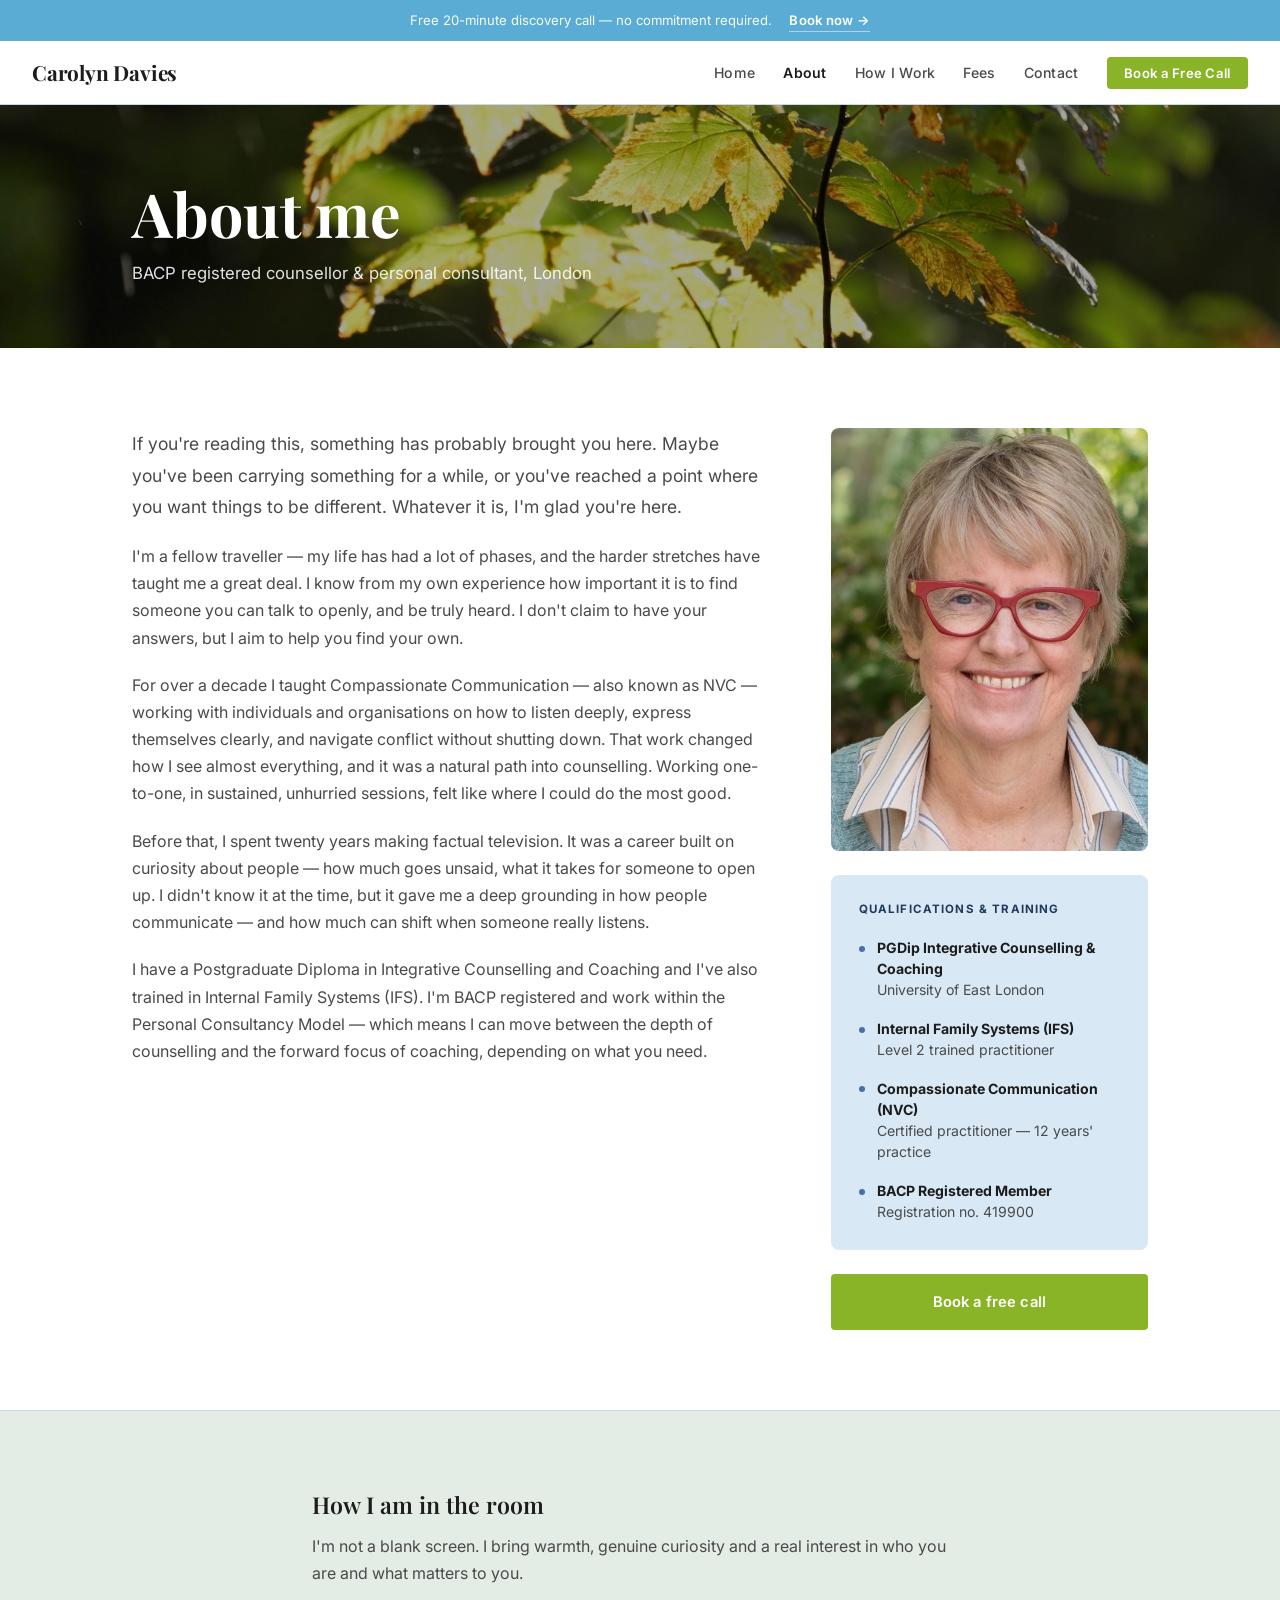
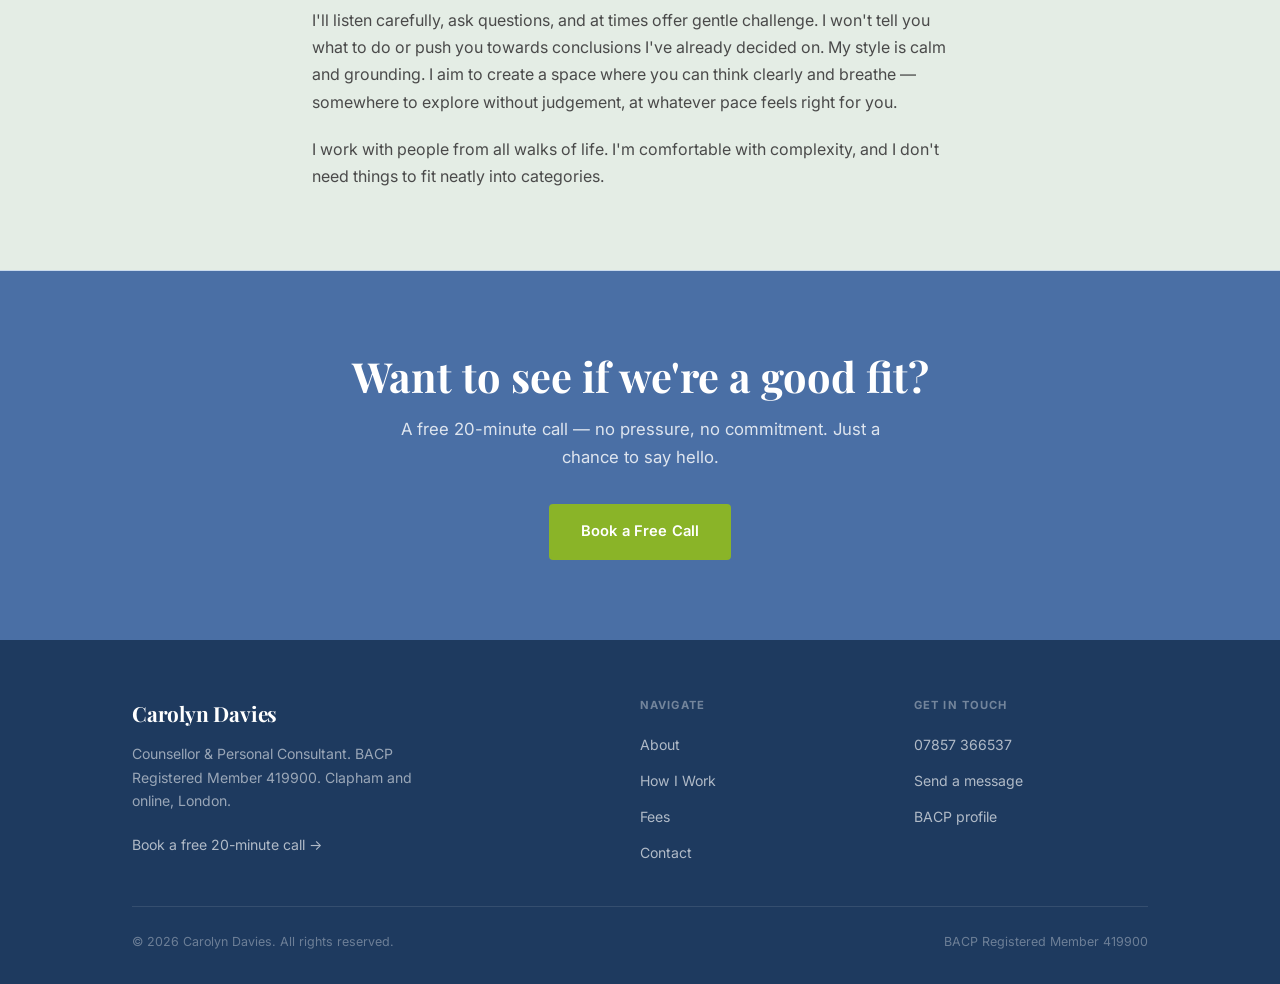
<file: about.html>
<!DOCTYPE html>
<html lang="en">
<head>
  <meta charset="UTF-8">
  <meta name="viewport" content="width=device-width, initial-scale=1.0">
  <meta name="description" content="About Carolyn Davies — BACP registered counsellor and personal consultant in Clapham, London. Former TV producer. Trained in IFS, NVC, integrative counselling and coaching.">
  <title>About | Carolyn Davies</title>
  <link rel="icon" type="image/svg+xml" href="favicon.svg">
  <link rel="icon" type="image/x-icon" href="favicon.ico">
  <link rel="apple-touch-icon" href="favicon.png">
  <link rel="preconnect" href="https://fonts.googleapis.com">
  <link rel="preconnect" href="https://fonts.gstatic.com" crossorigin>
  <link href="https://fonts.googleapis.com/css2?family=Playfair+Display:ital,wght@0,600;0,700;1,600;1,700&family=Inter:wght@400;500;600&display=swap" rel="stylesheet">
  <link rel="stylesheet" href="style.css">
</head>
<body>

  <!-- ANNOUNCE BAR -->
  <div class="announce-bar">
    <span>Free 20-minute discovery call — no commitment required.</span>
    <a href="https://calendly.com/carolyn-carolyndavies/20min" target="_blank" rel="noopener">Book now →</a>
  </div>

  <nav>
    <a href="index.html" class="nav-logo">Carolyn Davies</a>
    <button class="nav-toggle" aria-label="Toggle menu"
            onclick="this.nextElementSibling.classList.toggle('open')">
      <span></span><span></span><span></span>
    </button>
    <ul class="nav-links">
      <li><a href="index.html">Home</a></li>
      <li><a href="about.html" class="active">About</a></li>
      <li><a href="how-i-work.html">How I Work</a></li>
      <li><a href="fees.html">Fees</a></li>
      <!-- <li><a href="blog.html">Blog</a></li> -->
      <li><a href="contact.html">Contact</a></li>
      <li><a href="contact.html"
             class="btn-book-nav">Book a Free Call</a></li>
    </ul>
  </nav>

  <div class="page-header page-header--video">
    <video autoplay muted loop playsinline poster="images/leaves-backlit-still.jpg">
      <source src="images/leaves-backlit.mp4" type="video/mp4">
      <img src="images/leaves-backlit-still.jpg" alt="">
    </video>
    <div class="container">
      <h1>About me</h1>
      <p>BACP registered counsellor &amp; personal consultant, London</p>
    </div>
  </div>

  <section class="">
    <div class="container">
      <div class="two-col-text-wide">

        <!-- Main text -->
        <div>
          <p class="lead">If you're reading this, something has probably brought you here. Maybe you've been carrying something for a while, or you've reached a point where you want things to be different. Whatever it is, I'm glad you're here.</p>

          <p>I'm a fellow traveller — my life has had a lot of phases, and the harder stretches have taught me a great deal. I know from my own experience how important it is to find someone you can talk to openly, and be truly heard. I don't claim to have your answers, but I aim to help you find your own.</p>

          <p>For over a decade I taught Compassionate Communication — also known as NVC — working with individuals and organisations on how to listen deeply, express themselves clearly, and navigate conflict without shutting down. That work changed how I see almost everything, and it was a natural path into counselling. Working one-to-one, in sustained, unhurried sessions, felt like where I could do the most good.</p>

          <p>Before that, I spent twenty years making factual television. It was a career built on curiosity about people — how much goes unsaid, what it takes for someone to open up. I didn't know it at the time, but it gave me a deep grounding in how people communicate — and how much can shift when someone really listens.</p>

          <p>I have a Postgraduate Diploma in Integrative Counselling and Coaching and I've also trained in Internal Family Systems (IFS). I'm BACP registered and work within the Personal Consultancy Model — which means I can move between the depth of counselling and the forward focus of coaching, depending on what you need.</p>
        </div>

        <!-- Sidebar -->
        <div>
          <!-- Photo -->
          <div class="hero-photo" style="aspect-ratio:3/4; margin-bottom:1.5rem;">
            <img src="images/carolyn-smile-willow-very-tight-crop.jpg" alt="Carolyn Davies — counsellor and personal consultant">
          </div>

          <!-- Credentials -->
          <div class="creds-box">
            <h4>Qualifications &amp; training</h4>
            <div class="cred">
              <div class="cred-dot"></div>
              <p><strong>PGDip Integrative Counselling &amp; Coaching</strong>University of East London</p>
            </div>
            <div class="cred">
              <div class="cred-dot"></div>
              <p><strong>Internal Family Systems (IFS)</strong>Level 2 trained practitioner</p>
            </div>
            <div class="cred">
              <div class="cred-dot"></div>
              <p><strong>Compassionate Communication (NVC)</strong>Certified practitioner — 12 years' practice</p>
            </div>
            <div class="cred">
              <div class="cred-dot"></div>
              <p><strong>BACP Registered Member</strong>Registration no. 419900</p>
            </div>
          </div>

          <!-- CTA -->
          <a href="contact.html"
             class="btn btn-green btn-block mt-2">Book a free call</a>
        </div>

      </div>
    </div>
  </section>

  <section class="bg-sage section-border">
    <div class="container-narrow">
      <h3 style="margin-bottom:0.85rem;">How I am in the room</h3>
      <p>I'm not a blank screen. I bring warmth, genuine curiosity and a real interest in who you are and what matters to you.</p>
      <p>I'll listen carefully, ask questions, and at times offer gentle challenge. I won't tell you what to do or push you towards conclusions I've already decided on. My style is calm and grounding. I aim to create a space where you can think clearly and breathe — somewhere to explore without judgement, at whatever pace feels right for you.</p>
      <p>I work with people from all walks of life. I'm comfortable with complexity, and I don't need things to fit neatly into categories.</p>
    </div>
  </section>

  <div class="cta-section">
    <div class="container">
      <h2>Want to see if we're a good fit?</h2>
      <p>A free 20-minute call — no pressure, no commitment. Just a chance to say hello.</p>
      <a href="contact.html"
         class="btn btn-green">Book a Free Call</a>
    </div>
  </div>

  <footer>
    <div class="container">
      <div class="footer-grid">
        <div class="footer-brand">
          <a href="index.html" class="nav-logo">Carolyn Davies</a>
          <p>Counsellor &amp; Personal Consultant. BACP Registered Member 419900. Clapham and online, London.</p>
          <a href="contact.html"
             class="calendly-link">Book a free 20-minute call →</a>
        </div>
        <div>
          <h5>Navigate</h5>
          <ul class="footer-links">
            <li><a href="about.html">About</a></li>
            <li><a href="how-i-work.html">How I Work</a></li>
            <li><a href="fees.html">Fees</a></li>
            <!-- <li><a href="blog.html">Blog</a></li> -->
            <li><a href="contact.html">Contact</a></li>
          </ul>
        </div>
        <div>
          <h5>Get in touch</h5>
          <ul class="footer-links">
            <li><a href="tel:+447857366537">07857 366537</a></li>
            <li><a href="contact.html">Send a message</a></li>
            <li><a href="https://www.bacp.co.uk/therapists/419900/" target="_blank" rel="noopener">BACP profile</a></li>
          </ul>
        </div>
      </div>
      <div class="footer-bottom">
        <span>© 2026 Carolyn Davies. All rights reserved.</span>
        <span>BACP Registered Member 419900</span>
      </div>
    </div>
  </footer>

</body>
</html>
</file>
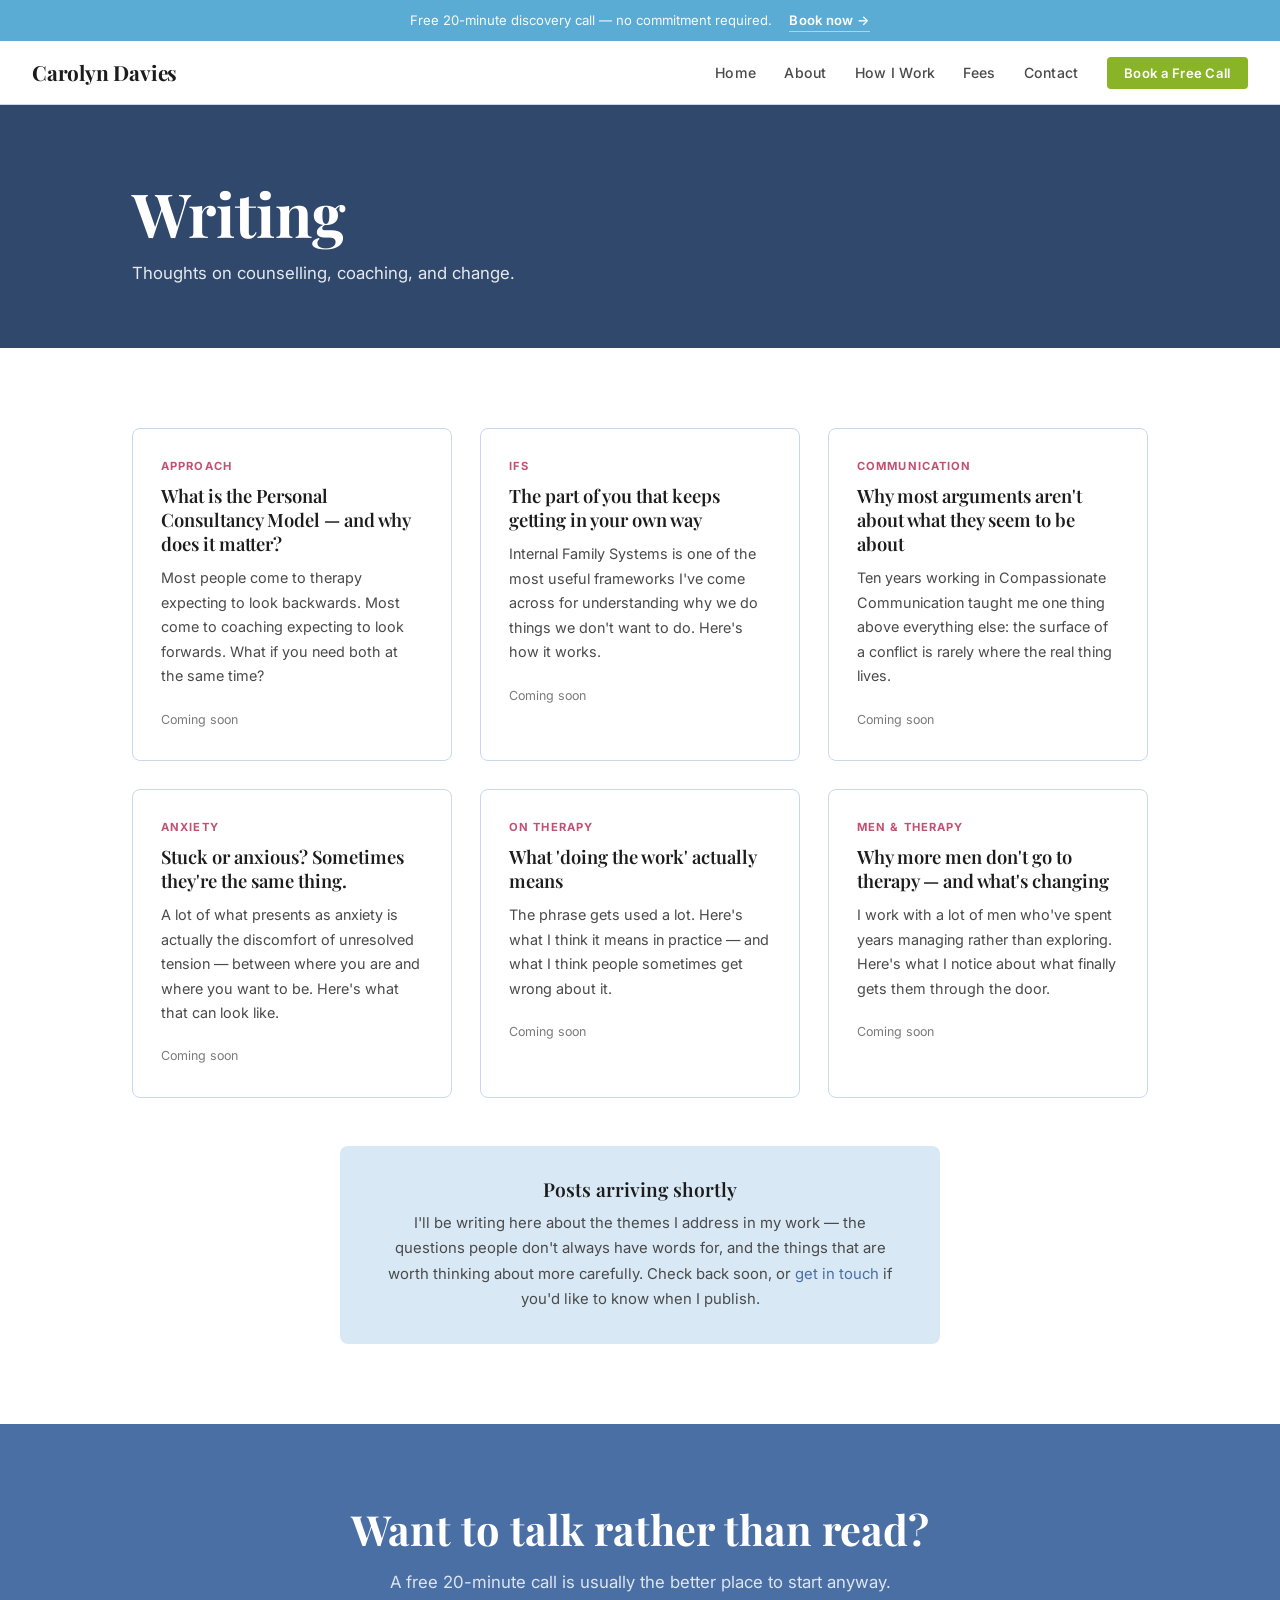
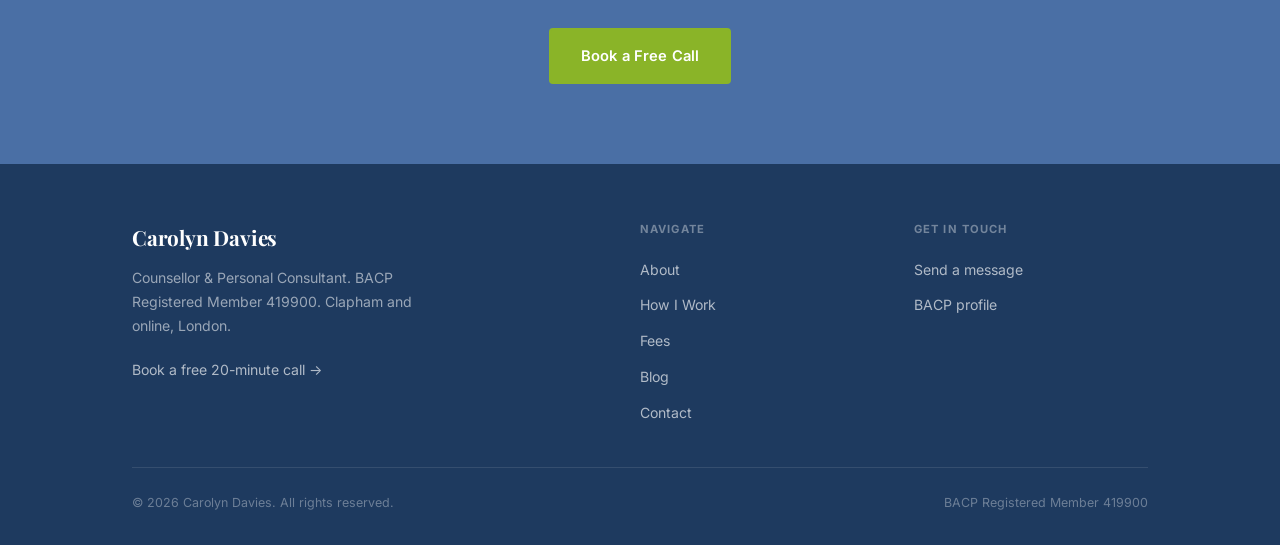
<file: blog.html>
<!DOCTYPE html>
<html lang="en">
<head>
  <meta charset="UTF-8">
  <meta name="viewport" content="width=device-width, initial-scale=1.0">
  <meta name="description" content="Carolyn Davies writes about counselling, coaching, communication, and the things that keep us stuck.">
  <title>Blog | Carolyn Davies</title>
  <link rel="icon" type="image/svg+xml" href="favicon.svg">
  <link rel="icon" type="image/x-icon" href="favicon.ico">
  <link rel="apple-touch-icon" href="favicon.png">
  <link rel="preconnect" href="https://fonts.googleapis.com">
  <link rel="preconnect" href="https://fonts.gstatic.com" crossorigin>
  <link href="https://fonts.googleapis.com/css2?family=Playfair+Display:ital,wght@0,600;0,700;1,600;1,700&family=Inter:wght@400;500;600&display=swap" rel="stylesheet">
  <link rel="stylesheet" href="style.css">
</head>
<body>

  <!-- ANNOUNCE BAR -->
  <div class="announce-bar">
    <span>Free 20-minute discovery call — no commitment required.</span>
    <a href="https://calendly.com/carolyn-carolyndavies/20min" target="_blank" rel="noopener">Book now →</a>
  </div>

  <nav>
    <a href="index.html" class="nav-logo">Carolyn Davies</a>
    <button class="nav-toggle" aria-label="Toggle menu"
            onclick="this.nextElementSibling.classList.toggle('open')">
      <span></span><span></span><span></span>
    </button>
    <ul class="nav-links">
      <li><a href="index.html">Home</a></li>
      <li><a href="about.html">About</a></li>
      <li><a href="how-i-work.html">How I Work</a></li>
      <li><a href="fees.html">Fees</a></li>
      <!-- <li><a href="blog.html" class="active">Blog</a></li> -->
      <li><a href="contact.html">Contact</a></li>
      <li><a href="contact.html"
             class="btn-book-nav">Book a Free Call</a></li>
    </ul>
  </nav>

  <div class="page-header page-header--video">
    <video autoplay muted loop playsinline>
      <source src="images/leaves-backlit.mp4" type="video/mp4">
    </video>
    <div class="container">
      <h1>Writing</h1>
      <p>Thoughts on counselling, coaching, and change.</p>
    </div>
  </div>

  <section class="">
    <div class="container">

      <div class="blog-grid">

        <!-- Post 1 -->
        <article class="blog-card">
          <div class="blog-card-body">
            <span class="blog-tag">Approach</span>
            <h3><a href="#">What is the Personal Consultancy Model — and why does it matter?</a></h3>
            <p>Most people come to therapy expecting to look backwards. Most come to coaching expecting to look forwards. What if you need both at the same time?</p>
            <span class="blog-meta">Coming soon</span>
          </div>
        </article>

        <!-- Post 2 -->
        <article class="blog-card">
          <div class="blog-card-body">
            <span class="blog-tag">IFS</span>
            <h3><a href="#">The part of you that keeps getting in your own way</a></h3>
            <p>Internal Family Systems is one of the most useful frameworks I've come across for understanding why we do things we don't want to do. Here's how it works.</p>
            <span class="blog-meta">Coming soon</span>
          </div>
        </article>

        <!-- Post 3 -->
        <article class="blog-card">
          <div class="blog-card-body">
            <span class="blog-tag">Communication</span>
            <h3><a href="#">Why most arguments aren't about what they seem to be about</a></h3>
            <p>Ten years working in Compassionate Communication taught me one thing above everything else: the surface of a conflict is rarely where the real thing lives.</p>
            <span class="blog-meta">Coming soon</span>
          </div>
        </article>

        <!-- Post 4 -->
        <article class="blog-card">
          <div class="blog-card-body">
            <span class="blog-tag">Anxiety</span>
            <h3><a href="#">Stuck or anxious? Sometimes they're the same thing.</a></h3>
            <p>A lot of what presents as anxiety is actually the discomfort of unresolved tension — between where you are and where you want to be. Here's what that can look like.</p>
            <span class="blog-meta">Coming soon</span>
          </div>
        </article>

        <!-- Post 5 -->
        <article class="blog-card">
          <div class="blog-card-body">
            <span class="blog-tag">On therapy</span>
            <h3><a href="#">What 'doing the work' actually means</a></h3>
            <p>The phrase gets used a lot. Here's what I think it means in practice — and what I think people sometimes get wrong about it.</p>
            <span class="blog-meta">Coming soon</span>
          </div>
        </article>

        <!-- Post 6 -->
        <article class="blog-card">
          <div class="blog-card-body">
            <span class="blog-tag">Men &amp; therapy</span>
            <h3><a href="#">Why more men don't go to therapy — and what's changing</a></h3>
            <p>I work with a lot of men who've spent years managing rather than exploring. Here's what I notice about what finally gets them through the door.</p>
            <span class="blog-meta">Coming soon</span>
          </div>
        </article>

      </div>

      <!-- Coming soon notice -->
      <div style="margin-top:3rem; background:var(--indigo-tint); border-radius:8px; padding:2rem 2.5rem;
                  max-width:600px; margin-left:auto; margin-right:auto; text-align:center;">
        <h3 style="margin-bottom:0.65rem; font-size:1.2rem;">Posts arriving shortly</h3>
        <p style="font-size:0.93rem;">I'll be writing here about the themes I address in my work — the questions people
           don't always have words for, and the things that are worth thinking about more carefully.
           Check back soon, or <a href="contact.html">get in touch</a> if you'd like to know when I publish.</p>
      </div>

    </div>
  </section>

  <div class="cta-section">
    <div class="container">
      <h2>Want to talk rather than read?</h2>
      <p>A free 20-minute call is usually the better place to start anyway.</p>
      <a href="contact.html"
         class="btn btn-green">Book a Free Call</a>
    </div>
  </div>

  <footer>
    <div class="container">
      <div class="footer-grid">
        <div class="footer-brand">
          <a href="index.html" class="nav-logo">Carolyn Davies</a>
          <p>Counsellor &amp; Personal Consultant. BACP Registered Member 419900. Clapham and online, London.</p>
          <a href="contact.html"
             class="calendly-link">Book a free 20-minute call →</a>
        </div>
        <div>
          <h5>Navigate</h5>
          <ul class="footer-links">
            <li><a href="about.html">About</a></li>
            <li><a href="how-i-work.html">How I Work</a></li>
            <li><a href="fees.html">Fees</a></li>
            <li><a href="blog.html">Blog</a></li>
            <li><a href="contact.html">Contact</a></li>
          </ul>
        </div>
        <div>
          <h5>Get in touch</h5>
          <ul class="footer-links">
            <li><a href="contact.html">Send a message</a></li>
            <li><a href="https://www.bacp.co.uk/therapists/419900/" target="_blank" rel="noopener">BACP profile</a></li>
          </ul>
        </div>
      </div>
      <div class="footer-bottom">
        <span>© 2026 Carolyn Davies. All rights reserved.</span>
        <span>BACP Registered Member 419900</span>
      </div>
    </div>
  </footer>

</body>
</html>
</file>
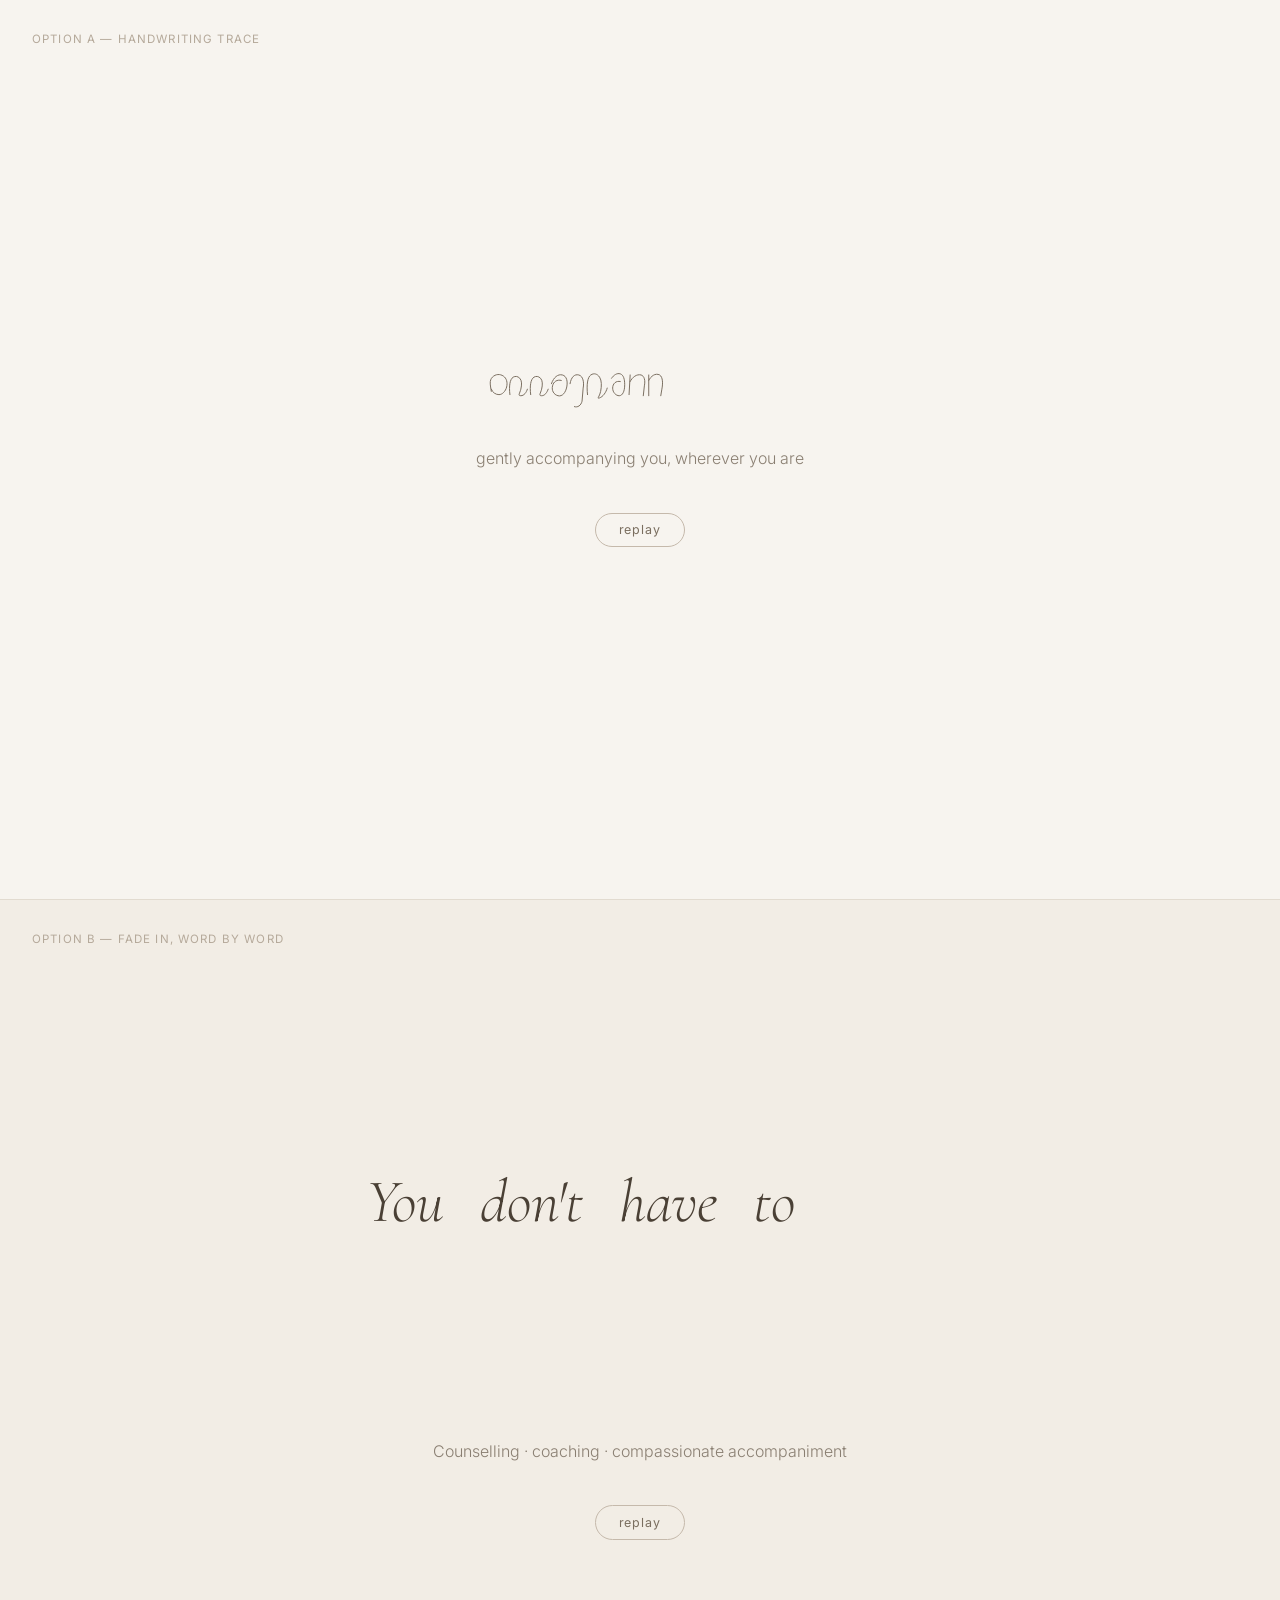
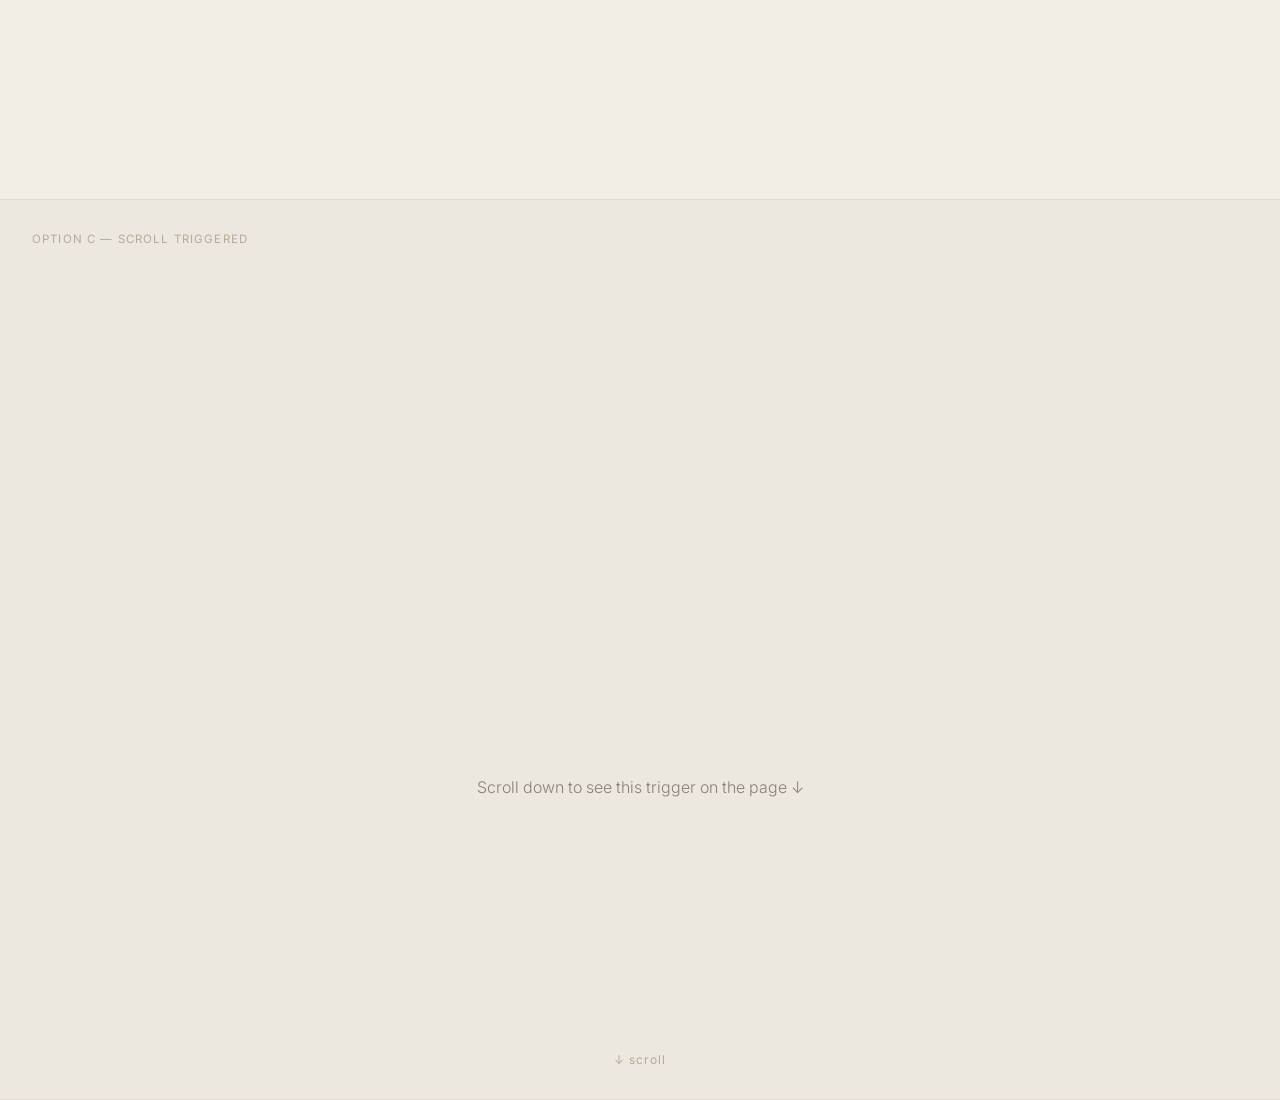
<file: compassion-mockup.html>
<!DOCTYPE html>
<html lang="en">
<head>
  <meta charset="UTF-8">
  <meta name="viewport" content="width=device-width, initial-scale=1.0">
  <title>Animation Mockups — Carolyn Davies</title>
  <link href="https://fonts.googleapis.com/css2?family=Cormorant+Garamond:ital,wght@0,300;0,400;1,300;1,400&family=Dancing+Script:wght@400;500&family=Inter:wght@300;400&display=swap" rel="stylesheet">
  <style>
    *, *::before, *::after { box-sizing: border-box; margin: 0; padding: 0; }

    body {
      font-family: 'Inter', sans-serif;
      background: #F7F4EF;
      color: #3A3530;
    }

    .label {
      font-size: 0.72rem;
      letter-spacing: 0.12em;
      text-transform: uppercase;
      color: #8A7F72;
      margin-bottom: 0.5rem;
    }

    /* ── Section wrapper ── */
    .demo {
      min-height: 100vh;
      display: flex;
      flex-direction: column;
      align-items: center;
      justify-content: center;
      padding: 4rem 2rem;
      border-bottom: 1px solid #E2DBD0;
      position: relative;
    }

    .demo-tag {
      position: absolute;
      top: 2rem;
      left: 2rem;
      font-size: 0.72rem;
      letter-spacing: 0.1em;
      text-transform: uppercase;
      color: #B5A99A;
    }

    .hero-text {
      text-align: center;
      max-width: 680px;
    }

    .sub {
      font-family: 'Inter', sans-serif;
      font-weight: 300;
      font-size: 1rem;
      color: #8A7F72;
      margin-top: 1.5rem;
      line-height: 1.7;
    }

    /* ══════════════════════════════════════
       OPTION A — SVG Handwriting trace
    ══════════════════════════════════════ */
    .demo-a { background: #F7F4EF; }

    .svg-word {
      width: 100%;
      max-width: 600px;
      overflow: visible;
    }

    .svg-word path {
      fill: none;
      stroke: #7A6E5F;
      stroke-width: 1.8;
      stroke-linecap: round;
      stroke-linejoin: round;
      stroke-dasharray: 2000;
      stroke-dashoffset: 2000;
    }

    .svg-word.animate path {
      animation: draw 3.2s cubic-bezier(0.4, 0, 0.2, 1) forwards;
    }

    @keyframes draw {
      to { stroke-dashoffset: 0; }
    }

    /* ══════════════════════════════════════
       OPTION B — Fade in word by word
    ══════════════════════════════════════ */
    .demo-b { background: #F2EDE5; }

    .phrase {
      font-family: 'Cormorant Garamond', serif;
      font-weight: 300;
      font-style: italic;
      font-size: clamp(2.2rem, 5vw, 3.8rem);
      line-height: 1.4;
      color: #4A4035;
      text-align: center;
    }

    .phrase .word {
      display: inline-block;
      opacity: 0;
      transform: translateY(10px);
      transition: opacity 0.8s ease, transform 0.8s ease;
      margin: 0 0.18em;
    }

    .phrase .word.visible {
      opacity: 1;
      transform: translateY(0);
    }

    /* ══════════════════════════════════════
       OPTION C — Scroll triggered
    ══════════════════════════════════════ */
    .demo-c { background: #EDE8DF; }

    .scroll-phrase {
      font-family: 'Cormorant Garamond', serif;
      font-weight: 300;
      font-size: clamp(2rem, 4.5vw, 3.5rem);
      line-height: 1.5;
      color: #4A4035;
      text-align: center;
    }

    .scroll-phrase .line {
      display: block;
      opacity: 0;
      transform: translateY(24px);
      transition: opacity 1s ease, transform 1s ease;
    }

    .scroll-phrase .line.visible {
      opacity: 1;
      transform: translateY(0);
    }

    .scroll-phrase .line:nth-child(2) { transition-delay: 0.3s; }
    .scroll-phrase .line:nth-child(3) { transition-delay: 0.6s; }

    .scroll-phrase em {
      font-style: italic;
      color: #8A6E52;
    }

    /* scroll hint */
    .scroll-hint {
      position: absolute;
      bottom: 2rem;
      left: 50%;
      transform: translateX(-50%);
      font-size: 0.75rem;
      color: #B5A99A;
      letter-spacing: 0.08em;
      animation: bob 2s ease-in-out infinite;
    }

    @keyframes bob {
      0%, 100% { transform: translateX(-50%) translateY(0); }
      50% { transform: translateX(-50%) translateY(6px); }
    }

    /* replay buttons */
    .replay {
      margin-top: 2.5rem;
      background: none;
      border: 1px solid #C5B9AB;
      color: #7A6E5F;
      font-family: 'Inter', sans-serif;
      font-size: 0.78rem;
      letter-spacing: 0.08em;
      padding: 0.55rem 1.4rem;
      border-radius: 2rem;
      cursor: pointer;
      transition: background 0.2s, color 0.2s;
    }
    .replay:hover { background: #C5B9AB; color: #fff; }
  </style>
</head>
<body>

  <!-- ── OPTION A: SVG Handwriting ── -->
  <section class="demo demo-a" id="demo-a">
    <span class="demo-tag">Option A — handwriting trace</span>
    <div class="hero-text">

      <!-- SVG of "compassion" in a handwriting style path -->
      <svg class="svg-word" id="svg-a" viewBox="0 0 600 120" xmlns="http://www.w3.org/2000/svg">
        <!-- Generated cursive-style path for "compassion" -->
        <path d="
          M 28,72
          C 26,60 24,52 30,46 C 36,40 44,40 50,44 C 56,48 58,56 56,64
          C 54,72 48,78 42,78 C 36,78 30,74 28,68

          M 62,78 C 60,62 62,50 68,46 C 72,44 76,44 80,48
          C 84,52 84,60 82,68 C 80,76 76,80 82,80
          C 88,80 92,74 94,68

          M 100,78 C 98,62 100,50 106,46 C 110,44 114,44 118,48
          C 122,52 122,60 120,68 C 118,76 114,80 120,80
          C 126,80 130,74 132,68

          M 138,58 C 142,46 150,40 158,42 C 166,44 168,54 166,64
          C 164,74 158,82 150,80 C 142,78 138,70 140,62
          C 142,54 148,50 156,52

          M 172,58 C 174,46 180,40 188,42 C 196,44 198,56 196,66
          L 194,90 C 192,98 186,102 180,100

          M 204,78 C 202,60 204,46 210,42 C 216,38 222,40 226,46
          C 230,52 230,62 228,72 C 226,82 220,86 226,84
          C 232,82 238,74 240,66

          M 248,48 C 252,42 258,38 264,40 C 270,42 272,50 272,60
          C 272,72 268,80 262,80 C 256,80 250,74 250,66
          C 250,58 256,52 264,54

          M 280,78 L 282,42 M 282,54 C 286,46 294,40 302,42
          C 308,44 310,52 308,62 L 306,80

          M 316,42 L 316,80 M 316,52 C 320,44 328,38 336,42
          C 342,46 342,58 340,68 L 338,80
        " />
      </svg>

      <p class="sub">gently accompanying you, wherever you are</p>
      <button class="replay" onclick="replayA()">replay</button>
    </div>
  </section>

  <!-- ── OPTION B: Fade word by word ── -->
  <section class="demo demo-b" id="demo-b">
    <span class="demo-tag">Option B — fade in, word by word</span>
    <div class="hero-text">
      <p class="phrase" id="phrase-b">
        <span class="word">You</span>
        <span class="word">don't</span>
        <span class="word">have</span>
        <span class="word">to</span>
        <span class="word">find</span>
        <span class="word">your</span>
        <span class="word">own</span>
        <span class="word">way</span>
        <br>
        <span class="word">through</span>
        <span class="word">this.</span>
      </p>
      <p class="sub">Counselling · coaching · compassionate accompaniment</p>
      <button class="replay" onclick="replayB()">replay</button>
    </div>
  </section>

  <!-- ── OPTION C: Scroll triggered ── -->
  <section class="demo demo-c" id="demo-c">
    <span class="demo-tag">Option C — scroll triggered</span>
    <div class="hero-text">
      <p class="scroll-phrase" id="phrase-c">
        <span class="line">A space to slow down.</span>
        <span class="line">To be <em>heard.</em></span>
        <span class="line">To find your way through.</span>
      </p>
      <p class="sub">Scroll down to see this trigger on the page ↓</p>
    </div>
    <div class="scroll-hint">↓ scroll</div>
  </section>

  <script>
    // ── Option A: trigger SVG draw on load ──
    function replayA() {
      const svg = document.getElementById('svg-a');
      svg.classList.remove('animate');
      void svg.offsetWidth;
      svg.classList.add('animate');
    }
    window.addEventListener('load', () => setTimeout(replayA, 400));

    // ── Option B: fade words in sequence ──
    function replayB() {
      const words = document.querySelectorAll('#phrase-b .word');
      words.forEach(w => w.classList.remove('visible'));
      words.forEach((w, i) => {
        setTimeout(() => w.classList.add('visible'), 300 + i * 200);
      });
    }
    window.addEventListener('load', () => setTimeout(replayB, 400));

    // ── Option C: IntersectionObserver scroll trigger ──
    const lines = document.querySelectorAll('#phrase-c .line');
    const observer = new IntersectionObserver((entries) => {
      entries.forEach(entry => {
        if (entry.isIntersecting) {
          lines.forEach(l => l.classList.add('visible'));
        } else {
          lines.forEach(l => l.classList.remove('visible'));
        }
      });
    }, { threshold: 0.4 });
    observer.observe(document.getElementById('phrase-c'));
  </script>

</body>
</html>
</file>
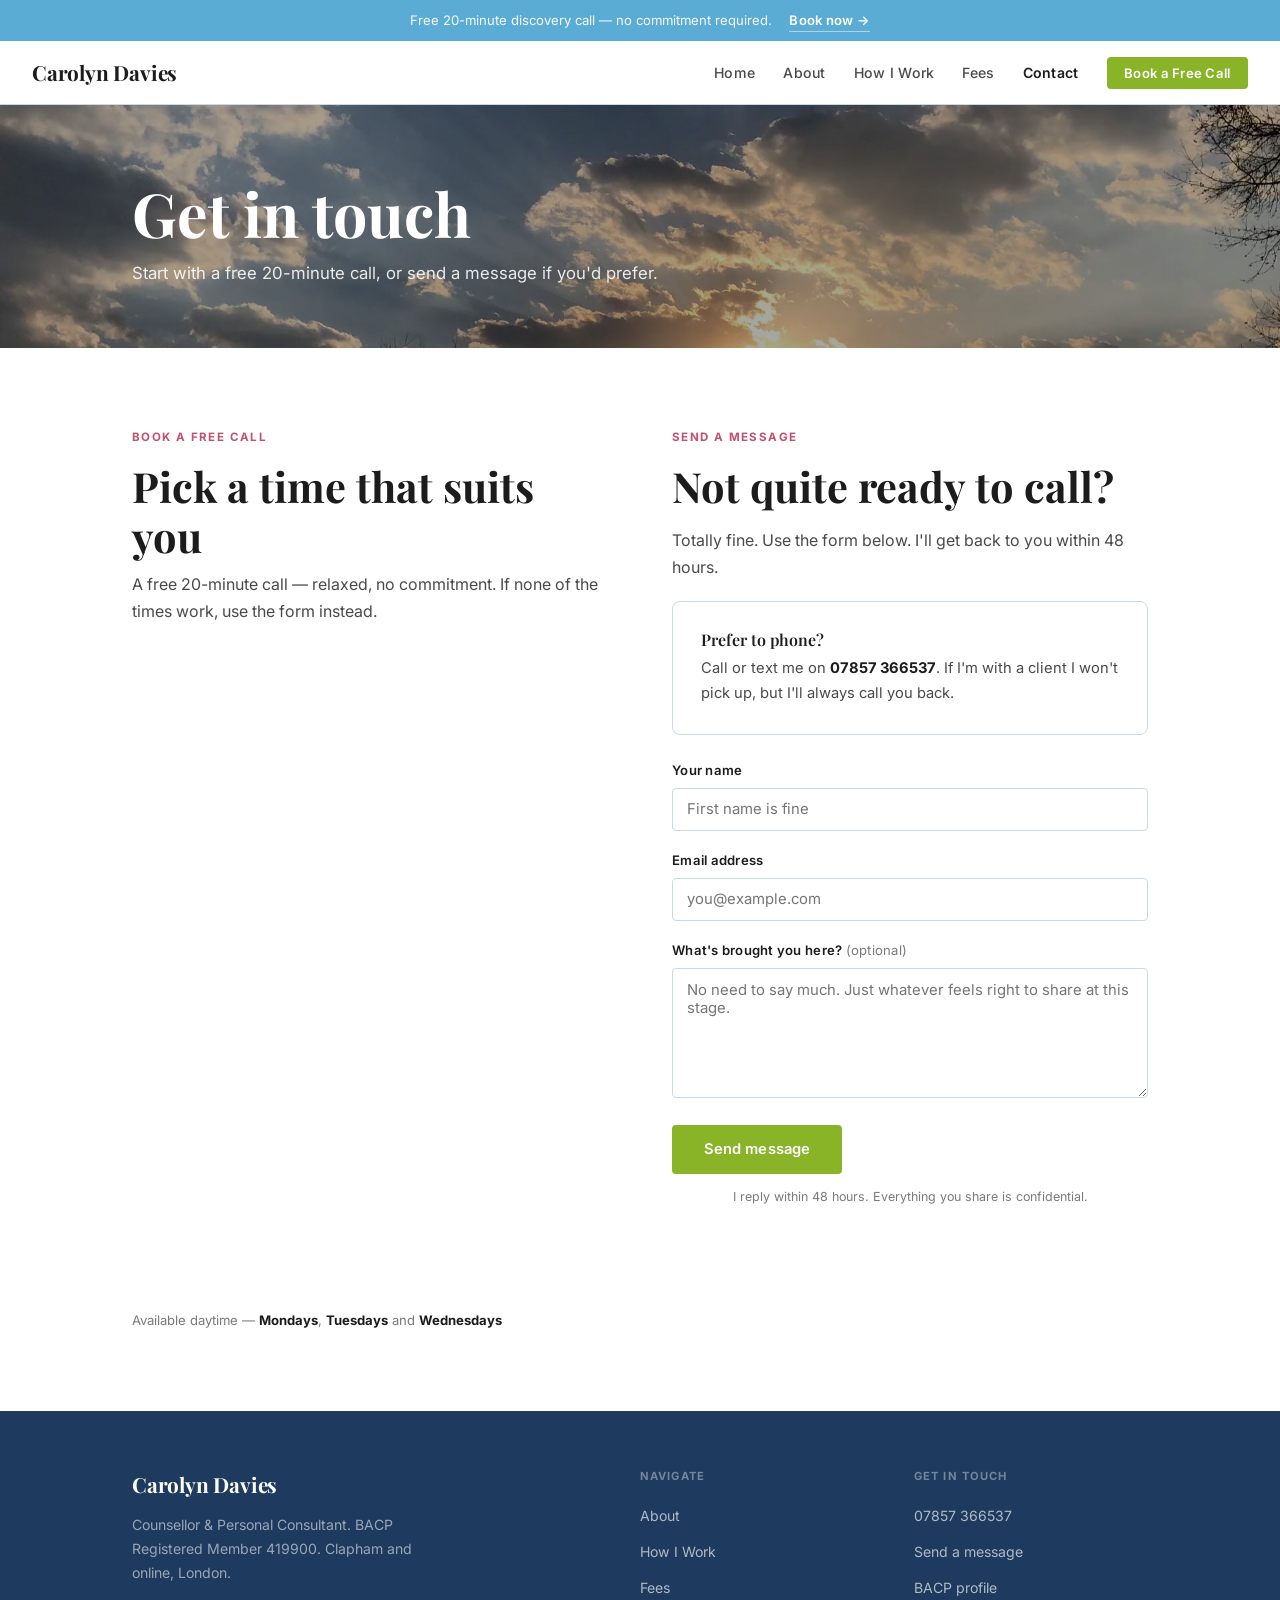
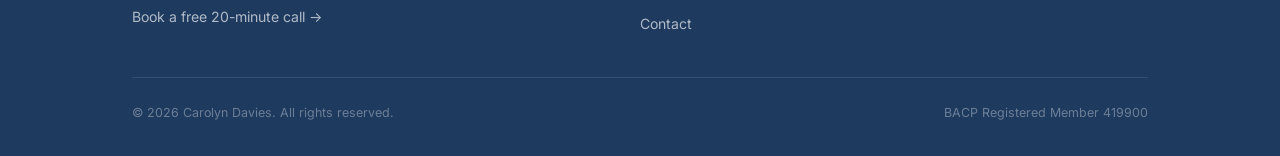
<file: contact.html>
<!DOCTYPE html>
<html lang="en">
<head>
  <meta charset="UTF-8">
  <meta name="viewport" content="width=device-width, initial-scale=1.0">
  <meta name="description" content="Get in touch with Carolyn Davies — counsellor and personal consultant in Clapham SW4 and online. Book a free 20-minute discovery call or send a message.">
  <title>Contact | Carolyn Davies</title>
  <link rel="icon" type="image/svg+xml" href="favicon.svg">
  <link rel="icon" type="image/x-icon" href="favicon.ico">
  <link rel="apple-touch-icon" href="favicon.png">
  <link rel="preconnect" href="https://fonts.googleapis.com">
  <link rel="preconnect" href="https://fonts.gstatic.com" crossorigin>
  <link href="https://fonts.googleapis.com/css2?family=Playfair+Display:ital,wght@0,600;0,700;1,600;1,700&family=Inter:wght@400;500;600&display=swap" rel="stylesheet">
  <link rel="stylesheet" href="style.css">
</head>
<body>

  <!-- ANNOUNCE BAR -->
  <div class="announce-bar">
    <span>Free 20-minute discovery call — no commitment required.</span>
    <a href="https://calendly.com/carolyn-carolyndavies/20min" target="_blank" rel="noopener">Book now →</a>
  </div>

  <nav>
    <a href="index.html" class="nav-logo">Carolyn Davies</a>
    <button class="nav-toggle" aria-label="Toggle menu"
            onclick="this.nextElementSibling.classList.toggle('open')">
      <span></span><span></span><span></span>
    </button>
    <ul class="nav-links">
      <li><a href="index.html">Home</a></li>
      <li><a href="about.html">About</a></li>
      <li><a href="how-i-work.html">How I Work</a></li>
      <li><a href="fees.html">Fees</a></li>
      <!-- <li><a href="blog.html">Blog</a></li> -->
      <li><a href="contact.html" class="active">Contact</a></li>
      <li><a href="https://calendly.com/carolyn-carolyndavies/20min" target="_blank" rel="noopener"
             class="btn-book-nav">Book a Free Call</a></li>
    </ul>
  </nav>

  <div class="page-header page-header--video">
    <video autoplay muted loop playsinline poster="images/clouds-sun-still.jpg">
      <source src="images/clouds-sun.mp4" type="video/mp4">
      <img src="images/clouds-sun-still.jpg" alt="">
    </video>
    <div class="container">
      <h1>Get in touch</h1>
      <p>Start with a free 20-minute call, or send a message if you'd prefer.</p>
    </div>
  </div>

  <section>
    <div class="container">
      <div class="two-col" style="align-items:start;">

        <!-- Left: Calendly embed -->
        <div>
          <span class="label">Book a free call</span>
          <h2 style="margin-bottom:0.6rem;">Pick a time that suits you</h2>
          <p style="margin-bottom:1rem;">A free 20-minute call — relaxed, no commitment. If none of the times work, use the form instead.</p>
          <!-- Calendly inline widget -->
          <div class="calendly-inline-widget"
               data-url="https://calendly.com/carolyn-carolyndavies/20min?hide_gdpr_banner=1"
               style="min-width:280px; height:660px;"></div>
          <script type="text/javascript" src="https://assets.calendly.com/assets/external/widget.js" async></script>
          <p style="font-size:0.82rem; color:var(--muted); margin-top:0.5rem; margin-bottom:0;">
            Available daytime — <strong>Mondays</strong>, <strong>Tuesdays</strong> and <strong>Wednesdays</strong>
          </p>
        </div>

        <!-- Right: Contact form -->
        <div>
          <span class="label">Send a message</span>
          <h2 style="margin-bottom:1rem;">Not quite ready to call?</h2>
          <p style="margin-bottom:1.25rem;">Totally fine. Use the form below. I'll get back to you within 48 hours.</p>

          <div class="card mb-2">
            <h4 style="margin-bottom:0.4rem;">Prefer to phone?</h4>
            <p style="font-size:0.92rem; margin-bottom:0;">Call or text me on
               <a href="tel:+447857366537"><strong>07857&nbsp;366537</strong></a>.
               If I'm with a client I won't pick up, but I'll always call you back.</p>
          </div>

          <!--
            Form action: replace YOUR_FORM_ID with your Formspree form ID once set up at formspree.io.
            Formspree free tier handles up to 50 submissions/month — more than enough to start.
          -->
          <form action="https://formspree.io/f/xykqknaa" method="POST">
            <div class="form-group">
              <label for="name">Your name</label>
              <input type="text" id="name" name="name" required placeholder="First name is fine">
            </div>
            <div class="form-group">
              <label for="email">Email address</label>
              <input type="email" id="email" name="email" required placeholder="you@example.com">
            </div>
            <div class="form-group">
              <label for="message">What's brought you here? <span style="font-weight:400; color:var(--muted);">(optional)</span></label>
              <textarea id="message" name="message"
                        placeholder="No need to say much. Just whatever feels right to share at this stage."></textarea>
            </div>
            <button type="submit" class="btn btn-green btn-block">Send message</button>
            <p style="font-size:0.78rem; color:var(--muted); margin-top:0.75rem; text-align:center;">
              I reply within 48 hours. Everything you share is confidential.
            </p>
          </form>
        </div>

      </div>
    </div>
  </section>

  <footer>
    <div class="container">
      <div class="footer-grid">
        <div class="footer-brand">
          <a href="index.html" class="nav-logo">Carolyn Davies</a>
          <p>Counsellor &amp; Personal Consultant. BACP Registered Member 419900. Clapham and online, London.</p>
          <a href="https://calendly.com/carolyn-carolyndavies/20min" target="_blank" rel="noopener"
             class="calendly-link">Book a free 20-minute call →</a>
        </div>
        <div>
          <h5>Navigate</h5>
          <ul class="footer-links">
            <li><a href="about.html">About</a></li>
            <li><a href="how-i-work.html">How I Work</a></li>
            <li><a href="fees.html">Fees</a></li>
            <!-- <li><a href="blog.html">Blog</a></li> -->
            <li><a href="contact.html">Contact</a></li>
          </ul>
        </div>
        <div>
          <h5>Get in touch</h5>
          <ul class="footer-links">
            <li><a href="tel:+447857366537">07857 366537</a></li>
            <li><a href="contact.html">Send a message</a></li>
            <li><a href="https://www.bacp.co.uk/therapists/419900/" target="_blank" rel="noopener">BACP profile</a></li>
          </ul>
        </div>
      </div>
      <div class="footer-bottom">
        <span>© 2026 Carolyn Davies. All rights reserved.</span>
        <span>BACP Registered Member 419900</span>
      </div>
    </div>
  </footer>

</body>
</html>
</file>
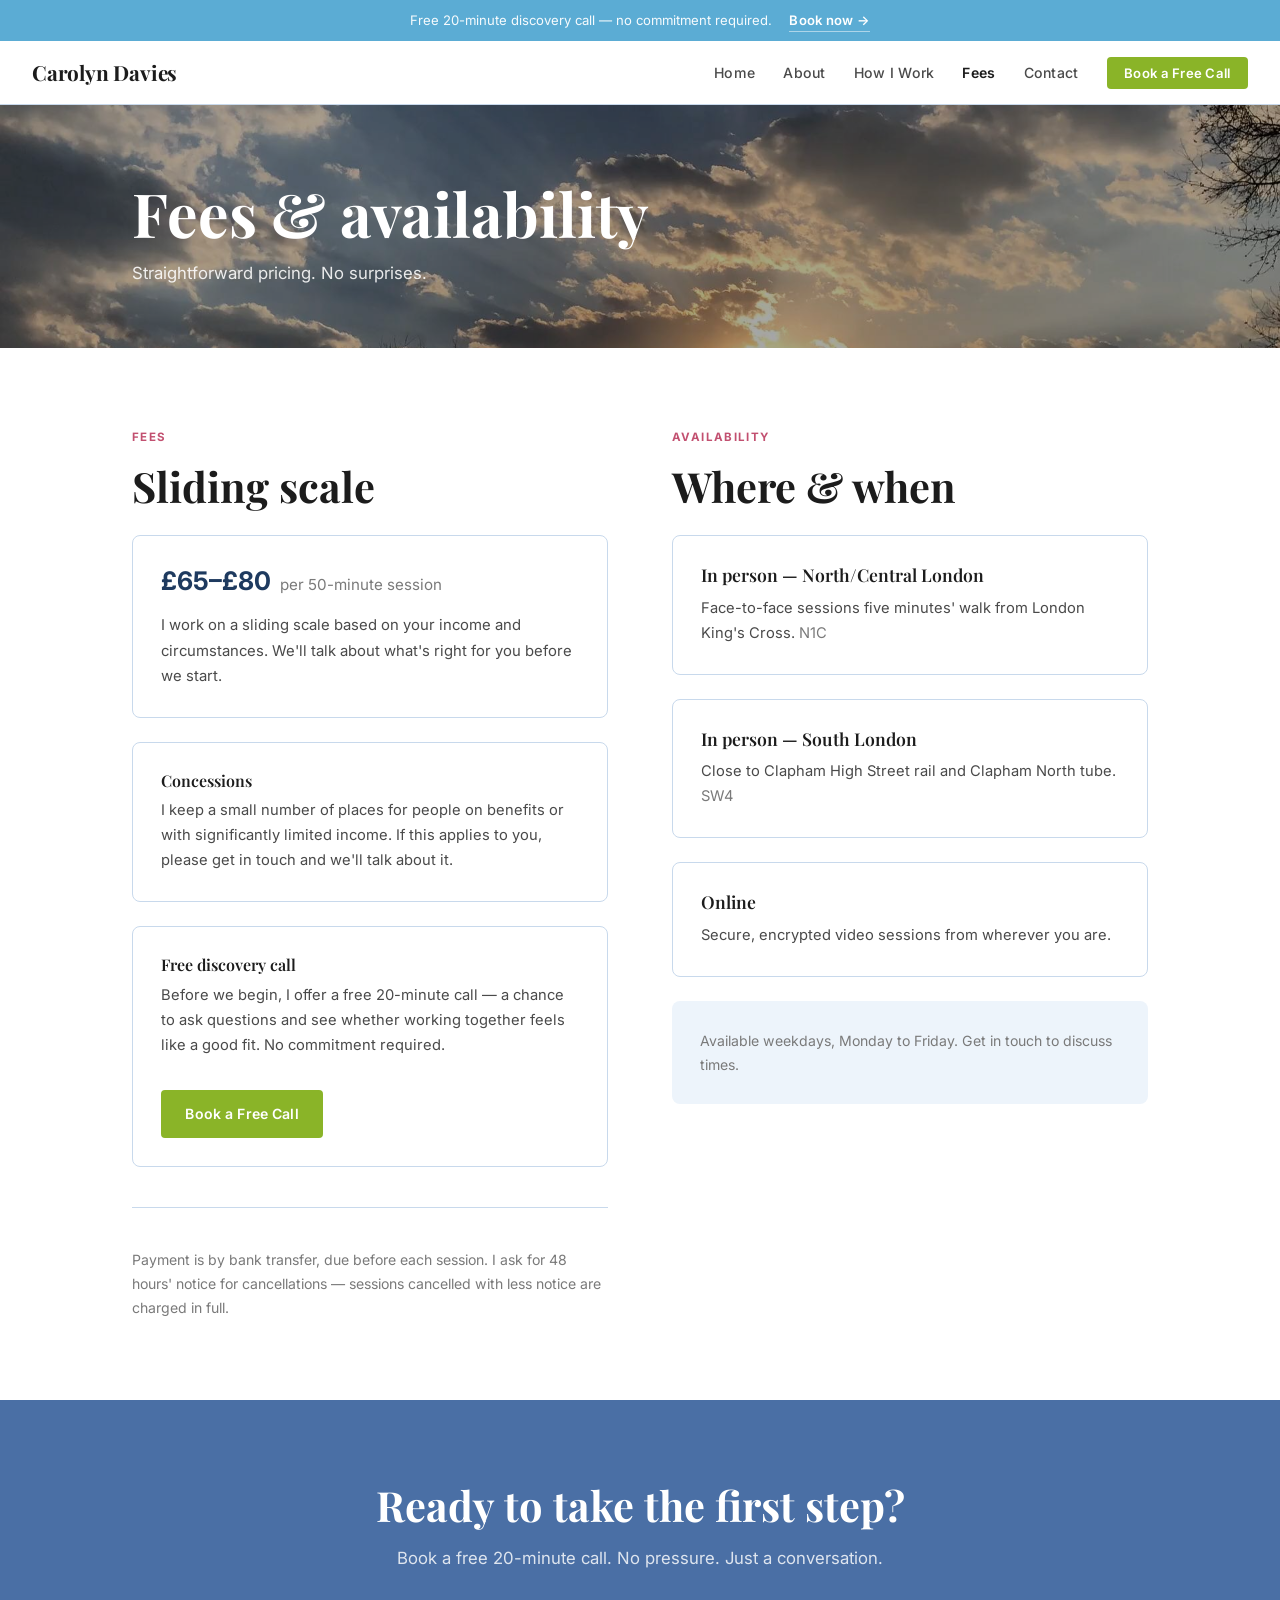
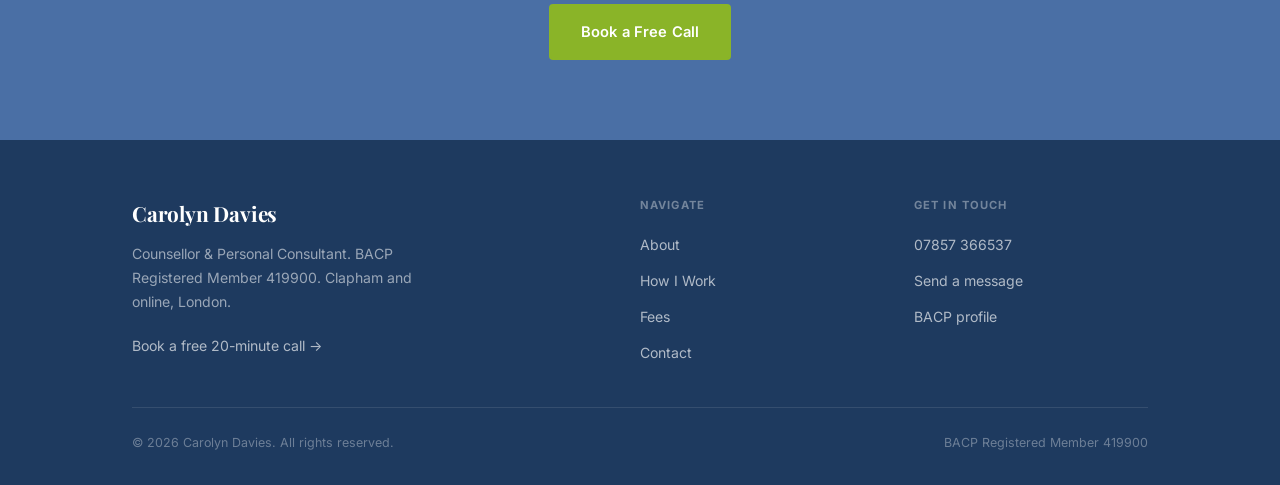
<file: fees.html>
<!DOCTYPE html>
<html lang="en">
<head>
  <meta charset="UTF-8">
  <meta name="viewport" content="width=device-width, initial-scale=1.0">
  <meta name="description" content="Fees and availability for Carolyn Davies — counsellor and personal consultant in Clapham SW4 and online. Sliding scale £65–£90 per session.">
  <title>Fees &amp; Availability | Carolyn Davies</title>
  <link rel="icon" type="image/svg+xml" href="favicon.svg">
  <link rel="icon" type="image/x-icon" href="favicon.ico">
  <link rel="apple-touch-icon" href="favicon.png">
  <link rel="preconnect" href="https://fonts.googleapis.com">
  <link rel="preconnect" href="https://fonts.gstatic.com" crossorigin>
  <link href="https://fonts.googleapis.com/css2?family=Playfair+Display:ital,wght@0,600;0,700;1,600;1,700&family=Inter:wght@400;500;600&display=swap" rel="stylesheet">
  <link rel="stylesheet" href="style.css">
</head>
<body>

  <!-- ANNOUNCE BAR -->
  <div class="announce-bar">
    <span>Free 20-minute discovery call — no commitment required.</span>
    <a href="https://calendly.com/carolyn-carolyndavies/20min" target="_blank" rel="noopener">Book now →</a>
  </div>

  <nav>
    <a href="index.html" class="nav-logo">Carolyn Davies</a>
    <button class="nav-toggle" aria-label="Toggle menu"
            onclick="this.nextElementSibling.classList.toggle('open')">
      <span></span><span></span><span></span>
    </button>
    <ul class="nav-links">
      <li><a href="index.html">Home</a></li>
      <li><a href="about.html">About</a></li>
      <li><a href="how-i-work.html">How I Work</a></li>
      <li><a href="fees.html" class="active">Fees</a></li>
      <!-- <li><a href="blog.html">Blog</a></li> -->
      <li><a href="contact.html">Contact</a></li>
      <li><a href="contact.html"
             class="btn-book-nav">Book a Free Call</a></li>
    </ul>
  </nav>

  <div class="page-header page-header--video">
    <video autoplay muted loop playsinline poster="images/clouds-sun-still.jpg">
      <source src="images/clouds-sun.mp4" type="video/mp4">
      <img src="images/clouds-sun-still.jpg" alt="">
    </video>
    <div class="container">
      <h1>Fees &amp; availability</h1>
      <p>Straightforward pricing. No surprises.</p>
    </div>
  </div>

  <section class="">
    <div class="container">
      <div class="two-col" style="align-items:start;">

        <!-- FEES -->
        <div>
          <span class="label">Fees</span>
          <h2 style="margin-bottom:1.5rem;">Sliding scale</h2>

          <div class="card mb-2">
            <div class="fee-amount">£65–£80 <span>per 50-minute session</span></div>
            <p style="margin-top:1rem; font-size:0.93rem;">I work on a sliding scale based on your income and circumstances.
               We'll talk about what's right for you before we start.</p>
          </div>

          <div class="card mb-2">
            <h4 style="margin-bottom:0.5rem;">Concessions</h4>
            <p style="font-size:0.92rem;">I keep a small number of places for people on benefits or with significantly limited income.
               If this applies to you, please get in touch and we'll talk about it.</p>
          </div>

          <div class="card">
            <h4 style="margin-bottom:0.5rem;">Free discovery call</h4>
            <p style="font-size:0.92rem;">Before we begin, I offer a free 20-minute call — a chance to ask questions
               and see whether working together feels like a good fit. No commitment required.</p>
            <a href="contact.html"
               class="btn btn-green mt-sm" style="font-size:0.88rem; padding:0.65rem 1.4rem;">Book a Free Call</a>
          </div>

          <hr class="divider">
          <p style="font-size:0.88rem; color:var(--muted);">Payment is by bank transfer, due before each session.
             I ask for 48 hours' notice for cancellations — sessions cancelled with less notice are charged in full.</p>
        </div>

        <!-- AVAILABILITY -->
        <div>
          <span class="label">Availability</span>
          <h2 style="margin-bottom:1.5rem;">Where &amp; when</h2>

          <div class="card mb-2">
            <h3 style="font-size:1.1rem; margin-bottom:0.65rem;">
              In person — North/Central London
            </h3>
            <p style="font-size:0.92rem;">Face-to-face sessions five minutes' walk from London King's Cross. <span style="color:var(--muted);">N1C</span></p>
          </div>

          <div class="card mb-2">
            <h3 style="font-size:1.1rem; margin-bottom:0.65rem;">
              In person — South London
            </h3>
            <p style="font-size:0.92rem;">Close to Clapham High Street rail and Clapham North tube. <span style="color:var(--muted);">SW4</span></p>
          </div>

          <div class="card mb-2">
            <h3 style="font-size:1.1rem; margin-bottom:0.65rem;">Online</h3>
            <p style="font-size:0.92rem;">Secure, encrypted video sessions from wherever you are.</p>
          </div>

          <div class="card" style="background:var(--ice); border:none;">
            <p style="font-size:0.88rem; color:var(--muted); margin-bottom:0;">Available weekdays, Monday to Friday. Get in touch to discuss times.</p>
          </div>
        </div>

      </div>
    </div>
  </section>

  <div class="cta-section">
    <div class="container">
      <h2>Ready to take the first step?</h2>
      <p>Book a free 20-minute call. No pressure. Just a conversation.</p>
      <a href="contact.html"
         class="btn btn-green">Book a Free Call</a>
    </div>
  </div>

  <footer>
    <div class="container">
      <div class="footer-grid">
        <div class="footer-brand">
          <a href="index.html" class="nav-logo">Carolyn Davies</a>
          <p>Counsellor &amp; Personal Consultant. BACP Registered Member 419900. Clapham and online, London.</p>
          <a href="contact.html"
             class="calendly-link">Book a free 20-minute call →</a>
        </div>
        <div>
          <h5>Navigate</h5>
          <ul class="footer-links">
            <li><a href="about.html">About</a></li>
            <li><a href="how-i-work.html">How I Work</a></li>
            <li><a href="fees.html">Fees</a></li>
            <!-- <li><a href="blog.html">Blog</a></li> -->
            <li><a href="contact.html">Contact</a></li>
          </ul>
        </div>
        <div>
          <h5>Get in touch</h5>
          <ul class="footer-links">
            <li><a href="tel:+447857366537">07857 366537</a></li>
            <li><a href="contact.html">Send a message</a></li>
            <li><a href="https://www.bacp.co.uk/therapists/419900/" target="_blank" rel="noopener">BACP profile</a></li>
          </ul>
        </div>
      </div>
      <div class="footer-bottom">
        <span>© 2026 Carolyn Davies. All rights reserved.</span>
        <span>BACP Registered Member 419900</span>
      </div>
    </div>
  </footer>

</body>
</html>
</file>
<file: style.css>
/*
  carolyndavies.org
  Palette: muted slate-indigo, warm cream, charcoal
  Type: Playfair Display (headings) + Inter (body)
*/

/* ─── Reset ─────────────────────────────────────────── */
*, *::before, *::after { box-sizing: border-box; margin: 0; padding: 0; }
html { font-size: 16px; scroll-behavior: smooth; }
body {
  font-family: 'Inter', sans-serif;
  background: #FFFFFF;
  color: #1C1C1C;
  line-height: 1.7;
  -webkit-font-smoothing: antialiased;
}

/* ─── Tokens ─────────────────────────────────────────── */
:root {
  --indigo:       #4A6FA5;
  --indigo-mid:   #2D5486;
  --indigo-dark:  #1E3A5F;
  --indigo-tint:  #D8E8F5;
  --rose:         #C25070;   /* minimal accent */
  --rose-tint:    #FAE8EE;
  --lime:         #8AB428;   /* heading highlight */
  --lime-tint:    #EFF5DC;
  --sage:         #5A7A62;
  --sage-tint:    #E4EDE5;
  --warm-tint:    #FAF3E7;
  --ice:          #EDF4FB;   /* page background */
  --cream:        #F7F5F0;
  --white:        #FFFFFF;
  --charcoal:     #1C1C1C;
  --mid:          #4A4A4A;
  --muted:        #7A7A7A;
  --border:       #C8D9EC;
}

/* ─── Typography ─────────────────────────────────────── */
h1, h2, h3, h4 {
  font-family: 'Playfair Display', serif;
  line-height: 1.2;
  color: var(--charcoal);
}
h1 { font-size: clamp(2.2rem, 5vw, 3.8rem); font-weight: 700; }
h2 { font-size: clamp(1.7rem, 3.5vw, 2.6rem); font-weight: 700; }
h3 { font-size: clamp(1.1rem, 2vw, 1.45rem); font-weight: 600; }
h4 { font-size: 1rem; font-weight: 600; }

p { margin-bottom: 1.25rem; color: var(--mid); }
p:last-child { margin-bottom: 0; }
p.lead { font-size: 1.1rem; line-height: 1.8; color: var(--mid); }

a { color: var(--indigo); text-decoration: none; }
a:hover { text-decoration: underline; }

strong { color: var(--charcoal); }

/* ─── Layout ─────────────────────────────────────────── */
.container        { max-width: 1080px; margin: 0 auto; padding: 0 2rem; }
.container-narrow { max-width:  720px; margin: 0 auto; padding: 0 2rem; }

section { padding: 5rem 0; }

.two-col {
  display: grid;
  grid-template-columns: 1fr 1fr;
  gap: 4rem;
  align-items: center;
}
.two-col-text-wide {
  display: grid;
  grid-template-columns: 2fr 1fr;
  gap: 4rem;
  align-items: start;
}
@media (max-width: 768px) {
  .two-col,
  .two-col-text-wide { grid-template-columns: 1fr; gap: 2.5rem; }
}

/* ─── Announce bar ───────────────────────────────────── */
.announce-bar {
  background: #5BACD4;
  color: rgba(255,255,255,0.95);
  text-align: center;
  padding: 0.55rem 2rem;
  font-size: 0.82rem;
  display: flex;
  align-items: center;
  justify-content: center;
  gap: 1.1rem;
  flex-wrap: wrap;
}
.announce-bar a {
  color: white;
  font-weight: 600;
  letter-spacing: 0.02em;
  text-decoration: none;
  border-bottom: 1px solid rgba(255,255,255,0.5);
  white-space: nowrap;
  transition: border-color 0.2s;
}
.announce-bar a:hover { border-color: white; text-decoration: none; }

/* ─── Nav ─────────────────────────────────────────────── */
nav {
  position: sticky;
  top: 0;
  z-index: 100;
  background: var(--white);
  border-bottom: 1px solid var(--border);
  padding: 0 2rem;
  display: flex;
  align-items: center;
  justify-content: space-between;
  height: 64px;
}
.nav-logo {
  font-family: 'Playfair Display', serif;
  font-size: 1.3rem;
  font-weight: 700;
  color: var(--charcoal);
  text-decoration: none;
  letter-spacing: -0.01em;
  flex-shrink: 0;
}
.nav-links {
  display: flex;
  align-items: center;
  gap: 1.75rem;
  list-style: none;
}
.nav-links a {
  font-size: 0.88rem;
  font-weight: 500;
  color: var(--mid);
  text-decoration: none;
  letter-spacing: 0.02em;
  transition: color 0.2s;
  white-space: nowrap;
}
.nav-links a:hover  { color: var(--charcoal); text-decoration: none; }
.nav-links a.active { color: var(--charcoal); font-weight: 600; }

.btn-book-nav {
  background: var(--lime) !important;
  color: white !important;
  padding: 0.5rem 1.1rem !important;
  border-radius: 4px !important;
  font-size: 0.82rem !important;
  font-weight: 600 !important;
  transition: background 0.2s !important;
}
.btn-book-nav:hover { background: #749520 !important; text-decoration: none !important; }

.nav-toggle {
  display: none;
  background: none;
  border: none;
  cursor: pointer;
  padding: 0.5rem;
  flex-direction: column;
  gap: 5px;
}
.nav-toggle span { display: block; width: 22px; height: 2px; background: var(--charcoal); }

@media (max-width: 860px) {
  .nav-toggle { display: flex; }
  .nav-links {
    display: none;
    position: absolute;
    top: 64px;
    left: 0; right: 0;
    background: var(--white);
    flex-direction: column;
    align-items: flex-start;
    padding: 1.5rem 2rem;
    gap: 1.25rem;
    border-bottom: 1px solid var(--border);
    box-shadow: 0 8px 24px rgba(0,0,0,0.07);
  }
  .nav-links.open { display: flex; }
  .nav-links a { font-size: 1rem; }
  .btn-book-nav { padding: 0.6rem 1.25rem !important; }
}

/* ─── Buttons ─────────────────────────────────────────── */
.btn {
  display: inline-block;
  padding: 0.85rem 1.85rem;
  font-family: 'Inter', sans-serif;
  font-size: 0.92rem;
  font-weight: 600;
  border-radius: 4px;
  cursor: pointer;
  transition: all 0.2s;
  text-decoration: none;
  letter-spacing: 0.01em;
  border: 2px solid transparent;
}
.btn:hover { text-decoration: none; }

.btn-primary  { background: var(--indigo);  color: white;           border-color: var(--indigo); }
.btn-primary:hover  { background: var(--indigo-mid); border-color: var(--indigo-mid); }

.btn-outline  { background: transparent;    color: var(--indigo);   border-color: var(--indigo); }
.btn-outline:hover  { background: var(--indigo-tint); }

.btn-outline-rose { background: transparent; color: var(--rose); border-color: var(--rose); }
.btn-outline-rose:hover { background: var(--rose-tint); }

.btn-outline-green { background: transparent; color: var(--lime); border-color: var(--lime); }
.btn-outline-green:hover { background: var(--lime-tint); }

.btn-green { background: var(--lime); color: white; border-color: var(--lime); }
.btn-green:hover { background: #749520; border-color: #749520; }

.btn-white    { background: white;           color: var(--indigo-dark); border-color: white; }
.btn-white:hover { background: var(--indigo-tint); border-color: var(--indigo-tint); }

.btn-block { display: block; text-align: center; }

/* ─── Section label ──────────────────────────────────── */
.label {
  display: block;
  font-size: 0.72rem;
  font-weight: 700;
  letter-spacing: 0.12em;
  text-transform: uppercase;
  color: var(--rose);
  margin-bottom: 0.85rem;
}

/* ─── Page header (inner pages) ─────────────────────── */
.page-header {
  position: relative;
  background-color: var(--indigo);
  background-size: cover;
  background-position: center 40%;
  padding: 4.5rem 0 3.75rem;
  overflow: hidden;
}
.page-header::before {
  content: '';
  position: absolute;
  inset: 0;
  background: rgba(24, 48, 82, 0.76);
  z-index: 1;
}
.page-header .container { position: relative; z-index: 2; }
/* Blended composite headers already have navy baked in — suppress the ::before overlay */
.page-header--blended::before { background: rgba(24, 48, 82, 0.15); }
/* Video banner headers */
.page-header--video { background-image: none !important; }
.page-header--video video {
  position: absolute;
  inset: 0;
  width: 100%;
  height: 100%;
  object-fit: cover;
  object-position: center center;
  z-index: 0;
}
.page-header--video::before { background: rgba(0, 0, 0, 0.35); }
/* Photo headers of Carolyn — left-weighted so white text stays legible */
.page-header--photo::before {
  background: linear-gradient(
    105deg,
    rgba(24, 48, 82, 0.88) 0%,
    rgba(24, 48, 82, 0.66) 46%,
    rgba(24, 48, 82, 0.28) 100%
  );
}
.page-header--photo .container { max-width: 1120px; }
.page-header--photo h1, .page-header--photo p { max-width: 520px; }
.page-header h1     { color: white; margin-bottom: 0.6rem; }
.page-header p      { color: rgba(255,255,255,0.88); font-size: 1.05rem; max-width: 580px; margin-bottom: 0; }

/* ─── Hero ─────────────────────────────────────────────── */
.hero { padding: 6rem 0 5rem; }
.hero-text h1      { margin-bottom: 1.4rem; }
.hero-text h1 em   { font-style: italic; color: var(--indigo); }
.hero-text .lead   { margin-bottom: 2rem; }
.hero-ctas         { display: flex; gap: 0.85rem; flex-wrap: wrap; }

.hero-photo {
  border-radius: 8px;
  overflow: hidden;
  aspect-ratio: 4/5;
  background: linear-gradient(160deg, var(--indigo-tint) 0%, var(--rose-tint) 100%);
  display: flex;
  align-items: center;
  justify-content: center;
  position: relative;
}
.hero-photo img {
  width: 100%;
  height: 100%;
  object-fit: cover;
  display: block;
}

@media (max-width: 768px) {
  .hero { padding: 3.5rem 0; }
  .hero-photo { order: -1; aspect-ratio: 4/3; }
}

/* ─── Pull quote strip ──────────────────────────────── */
.quote-strip {
  background: var(--indigo-dark);
  padding: 4rem 0;
  text-align: center;
}
.quote-strip blockquote {
  font-family: 'Playfair Display', serif;
  font-size: clamp(1.15rem, 2.5vw, 1.65rem);
  line-height: 1.65;
  color: rgba(255,255,255,0.9);
  max-width: 780px;
  margin: 0 auto;
  font-style: italic;
}
.quote-strip em { color: #8FB8E0; font-style: normal; }

/* ─── Cards ─────────────────────────────────────────── */
.card-grid {
  display: grid;
  grid-template-columns: repeat(auto-fit, minmax(260px, 1fr));
  gap: 1.25rem;
}
.card {
  background: white;
  border: 1px solid var(--border);
  border-radius: 8px;
  padding: 1.75rem;
}
.card-icon {
  width: 38px; height: 38px;
  background: var(--indigo-tint);
  border-radius: 6px;
  display: flex; align-items: center; justify-content: center;
  color: var(--indigo);
  margin-bottom: 1.1rem;
}
.card h3 { margin-bottom: 0.65rem; }
.card p  { font-size: 0.93rem; }
.card-note { font-size: 0.78rem !important; color: var(--muted) !important; margin-top: 0.75rem; }

/* ─── Styled list ────────────────────────────────────── */
.styled-list {
  list-style: none;
  display: grid;
  grid-template-columns: 1fr 1fr;
  gap: 0.45rem 1.75rem;
}
.styled-list li {
  font-size: 0.93rem;
  color: var(--mid);
  padding-left: 1.2rem;
  position: relative;
}
.styled-list li::before {
  content: '—';
  position: absolute;
  left: 0;
  color: var(--indigo);
  font-weight: 600;
}
@media (max-width: 560px) { .styled-list { grid-template-columns: 1fr; } }

/* ─── CTA section ────────────────────────────────────── */
.cta-section {
  background: var(--indigo);
  padding: 5rem 0;
  text-align: center;
}
.cta-section h2 { color: white; margin-bottom: 0.85rem; }
.cta-section p  { color: rgba(255,255,255,0.82); font-size: 1.05rem; max-width: 520px; margin: 0 auto 2rem; }

/* ─── Credentials sidebar ────────────────────────────── */
.creds-box {
  background: var(--indigo-tint);
  border-radius: 8px;
  padding: 1.75rem;
}
.creds-box h4 {
  font-family: 'Inter', sans-serif;
  font-size: 0.72rem;
  font-weight: 700;
  letter-spacing: 0.1em;
  text-transform: uppercase;
  color: var(--indigo-dark);
  margin-bottom: 1.25rem;
}
.cred {
  display: flex;
  gap: 0.75rem;
  align-items: flex-start;
  margin-bottom: 1.1rem;
}
.cred:last-child { margin-bottom: 0; }
.cred-dot {
  width: 6px; height: 6px;
  background: var(--indigo);
  border-radius: 50%;
  margin-top: 0.55rem;
  flex-shrink: 0;
}
.cred p { font-size: 0.88rem; color: var(--mid); margin: 0; line-height: 1.5; }
.cred strong { color: var(--charcoal); display: block; }

/* ─── Photo placeholder ──────────────────────────────── */
.photo-placeholder {
  display: flex;
  flex-direction: column;
  align-items: center;
  justify-content: center;
  gap: 0.5rem;
  padding: 2rem;
  color: var(--muted);
  text-align: center;
}
.photo-placeholder p { font-size: 0.82rem; color: var(--muted); margin: 0; }

/* ─── Availability table ─────────────────────────────── */
.avail-table { width: 100%; border-collapse: collapse; margin-top: 1rem; }
.avail-table td {
  padding: 0.65rem 0.85rem;
  border-bottom: 1px solid var(--border);
  font-size: 0.92rem;
}
.avail-table td:first-child { font-weight: 600; width: 40%; color: var(--charcoal); }
.avail-table td:last-child  { color: var(--mid); }
.avail-table tr:last-child td { border-bottom: none; }

/* ─── Fee display ────────────────────────────────────── */
.fee-amount {
  font-family: 'Inter', sans-serif;
  font-size: 1.6rem;
  font-weight: 700;
  color: var(--indigo-dark);
  line-height: 1.3;
}
.fee-amount span { font-size: 0.95rem; font-weight: 400; color: var(--muted); margin-left: 0.2em; }

/* ─── Blog cards ─────────────────────────────────────── */
.blog-grid {
  display: grid;
  grid-template-columns: repeat(auto-fill, minmax(300px, 1fr));
  gap: 1.75rem;
}
.blog-card {
  background: white;
  border: 1px solid var(--border);
  border-radius: 8px;
  overflow: hidden;
  transition: box-shadow 0.2s;
}
.blog-card:hover { box-shadow: 0 4px 20px rgba(0,0,0,0.07); }
.blog-card-body  { padding: 1.75rem; }
.blog-tag {
  font-size: 0.7rem;
  font-weight: 700;
  letter-spacing: 0.1em;
  text-transform: uppercase;
  color: var(--rose);
  display: block;
  margin-bottom: 0.5rem;
}
.blog-card h3 { font-size: 1.15rem; margin-bottom: 0.65rem; line-height: 1.3; }
.blog-card h3 a { color: var(--charcoal); }
.blog-card h3 a:hover { color: var(--indigo); text-decoration: none; }
.blog-card p  { font-size: 0.9rem; margin-bottom: 1rem; }
.blog-meta    { font-size: 0.78rem; color: var(--muted); }

/* ─── Contact ────────────────────────────────────────── */
.contact-detail { display: flex; gap: 0.85rem; margin-bottom: 1.5rem; align-items: flex-start; }
.contact-icon {
  width: 34px; height: 34px;
  background: var(--indigo-tint);
  border-radius: 6px;
  display: flex; align-items: center; justify-content: center;
  color: var(--indigo);
  flex-shrink: 0;
}
.contact-detail p  { margin: 0; font-size: 0.92rem; }
.contact-detail strong { font-size: 0.72rem; letter-spacing: 0.08em; text-transform: uppercase; display: block; margin-bottom: 0.15rem; }

/* ─── Form ───────────────────────────────────────────── */
.form-group { margin-bottom: 1.15rem; }
.form-group label {
  display: block;
  font-size: 0.82rem;
  font-weight: 600;
  color: var(--charcoal);
  margin-bottom: 0.4rem;
  letter-spacing: 0.02em;
}
.form-group input,
.form-group textarea,
.form-group select {
  width: 100%;
  padding: 0.72rem 0.9rem;
  border: 1.5px solid var(--border);
  border-radius: 4px;
  font-family: 'Inter', sans-serif;
  font-size: 0.93rem;
  color: var(--charcoal);
  background: white;
  transition: border-color 0.2s;
  outline: none;
  appearance: none;
}
.form-group input:focus,
.form-group textarea:focus,
.form-group select:focus { border-color: var(--indigo); }
.form-group textarea { height: 130px; resize: vertical; }

/* ─── Footer ─────────────────────────────────────────── */
footer {
  background: var(--indigo-dark);
  color: rgba(255,255,255,0.65);
  padding: 3.5rem 0 2rem;
}
.footer-grid {
  display: grid;
  grid-template-columns: 2fr 1fr 1fr;
  gap: 2.5rem;
  margin-bottom: 2.5rem;
}
@media (max-width: 640px) { .footer-grid { grid-template-columns: 1fr; gap: 2rem; } }

.footer-brand .nav-logo { color: white; display: block; margin-bottom: 0.65rem; }
.footer-brand p { font-size: 0.88rem; color: rgba(255,255,255,0.55); line-height: 1.7; max-width: 320px; }
.footer-brand a.calendly-link { font-size: 0.88rem; color: rgba(255,255,255,0.65); display: block; margin-top: 0.85rem; }
.footer-brand a.calendly-link:hover { color: white; text-decoration: none; }

footer h5 {
  font-family: 'Inter', sans-serif;
  font-size: 0.7rem;
  font-weight: 700;
  letter-spacing: 0.1em;
  text-transform: uppercase;
  color: rgba(255,255,255,0.38);
  margin-bottom: 1rem;
}
.footer-links { list-style: none; display: flex; flex-direction: column; gap: 0.55rem; }
.footer-links a { font-size: 0.88rem; color: rgba(255,255,255,0.65); text-decoration: none; transition: color 0.2s; }
.footer-links a:hover { color: white; }

.footer-bottom {
  border-top: 1px solid rgba(255,255,255,0.1);
  padding-top: 1.5rem;
  display: flex;
  justify-content: space-between;
  align-items: center;
  flex-wrap: wrap;
  gap: 0.5rem;
  font-size: 0.78rem;
  color: rgba(255,255,255,0.35);
}

/* ─── Hero: full-bleed slideshow ───────────────────────── */
.hero-full {
  position: relative;
  min-height: 90vh;
  display: flex;
  align-items: center;
  overflow: hidden;
  padding: 0;
}
.hero-slideshow {
  position: absolute;
  inset: 0;
  z-index: 0;
}
.hero-slideshow img {
  position: absolute;
  inset: 0;
  width: 100%;
  height: 100%;
  object-fit: cover;
  object-position: center center;
  opacity: 0;
  animation: heroFade 42s infinite;
}
/* Per-image object-position + staggered delays (6s per slot, 42s total) */
.hero-slideshow img:nth-child(1) { animation-delay:  0s; object-position: 35% 70%;     } /* conversation — people lower */
.hero-slideshow img:nth-child(2) { animation-delay:  6s; object-position: center 60%;  } /* beach silhouette */
.hero-slideshow img:nth-child(3) { animation-delay: 12s; object-position: center center;} /* woman by sea */
.hero-slideshow img:nth-child(4) { animation-delay: 18s; object-position: center center;} /* café man */
.hero-slideshow img:nth-child(5) { animation-delay: 24s; object-position: 40% center; } /* woman in office */
.hero-slideshow img:nth-child(6) { animation-delay: 30s; object-position: 28% center; } /* Black professional */
.hero-slideshow img:nth-child(7) { animation-delay: 36s; object-position: center 40%; } /* man on sofa */

@keyframes heroFade {
  0%      { opacity: 0; }
  2.4%    { opacity: 1; }   /* fade in over ~1s */
  11.9%   { opacity: 1; }   /* visible until ~5s */
  14.3%   { opacity: 0; }   /* fade out over ~1s */
  100%    { opacity: 0; }
}

/* ─── Hero: single still portrait ──────────────────────── */
.hero-still {
  position: absolute;
  inset: 0;
  z-index: 0;
}
.hero-still img,
.hero-still video {
  position: absolute;
  inset: 0;
  width: 100%;
  height: 100%;
  object-fit: cover;
  object-position: center center;
}
@media (max-width: 768px) {
  .hero-still img,
  .hero-still video { object-position: center center; }
}

/* ─── Detail image (shoes, textures) ───────────────────── */
.detail-photo {
  border-radius: 10px;
  overflow: hidden;
  aspect-ratio: 4/5;
  margin-top: 1.5rem;
}
.detail-photo img {
  width: 100%;
  height: 100%;
  object-fit: cover;
  display: block;
}

.hero-overlay {
  position: absolute;
  inset: 0;
  background: linear-gradient(
    105deg,
    rgba(30,58,95,0.0) 0%,
    rgba(30,58,95,0.0) 50%,
    rgba(30,58,95,0.0) 100%
  );
  z-index: 1;
}

.hero-full .container {
  position: relative;
  z-index: 2;
  padding-top: 6rem;
  padding-bottom: 6rem;
}
.hero-full .hero-text     { max-width: 600px; }
.hero-full .label         { color: rgba(255,255,255,0.72); }
.hero-full h1             { color: white; }
.hero-full h1 em          { color: var(--indigo-tint); }
.hero-full .lead          { color: rgba(255,255,255,0.87); }
.hero-full .btn-outline-green {
  background: var(--lime);
  border-color: var(--lime);
  color: white;
}
.hero-full .btn-outline-green:hover { background: #749520; border-color: #749520; }
.hero-full .btn-outline-rose {
  background: transparent;
  border-color: rgba(255,255,255,0.5);
  color: white;
}
.hero-full .btn-outline-rose:hover { background: rgba(255,255,255,0.12); }
.avail-hint {
  margin-top: 1.1rem;
  font-size: 0.82rem;
  color: rgba(255,255,255,0.65);
  letter-spacing: 0.01em;
  margin-bottom: 0;
}
.avail-hint strong { color: rgba(255,255,255,0.9); font-weight: 600; }

@media (max-width: 768px) {
  .hero-full            { min-height: 78vh; }
  .hero-full .container { padding-top: 3.5rem; padding-bottom: 3.5rem; }
}

/* ─── Client faces strip ───────────────────────────────── */
.client-faces {
  display: flex;
  gap: 0.6rem;
  margin-top: 1.75rem;
  flex-wrap: wrap;
  align-items: center;
}
.client-faces img {
  width: 66px;
  height: 66px;
  border-radius: 50%;
  object-fit: cover;
  object-position: top center;
  border: 3px solid white;
  box-shadow: 0 2px 8px rgba(0,0,0,0.13);
}
/* Window woman — show her face in profile */
.client-faces img:nth-child(4) { object-position: 80% 20%; }
/* Woman with braids — face is upper portion of image */
.client-faces img:nth-child(6) { object-position: center 15%; }
@media (max-width: 480px) {
  .client-faces img { width: 52px; height: 52px; }
}

/* ─── CTA section with photo background ───────────────── */
.cta-section.has-photo {
  background-image: url('images/cta-couple.jpg');
  background-size: cover;
  background-position: center 35%;
  position: relative;
}
.cta-section.has-photo::before {
  content: '';
  position: absolute;
  inset: 0;
  background: rgba(30,58,95,0.74);
}
.cta-section.has-photo .container { position: relative; z-index: 1; }

/* ─── Utilities ──────────────────────────────────────── */
.divider { border: none; border-top: 1px solid var(--border); margin: 2.5rem 0; }
.mt-sm  { margin-top: 0.75rem; }
.mt-1   { margin-top: 1rem; }
.mt-2   { margin-top: 1.5rem; }
.mt-3   { margin-top: 2.5rem; }
.mb-2   { margin-bottom: 1.5rem; }
.bg-white { background: white; }
.bg-sage  { background: var(--sage-tint); }
.bg-warm  { background: var(--warm-tint); }
.section-border { border-top: 1px solid var(--border); border-bottom: 1px solid var(--border); }
</file>
